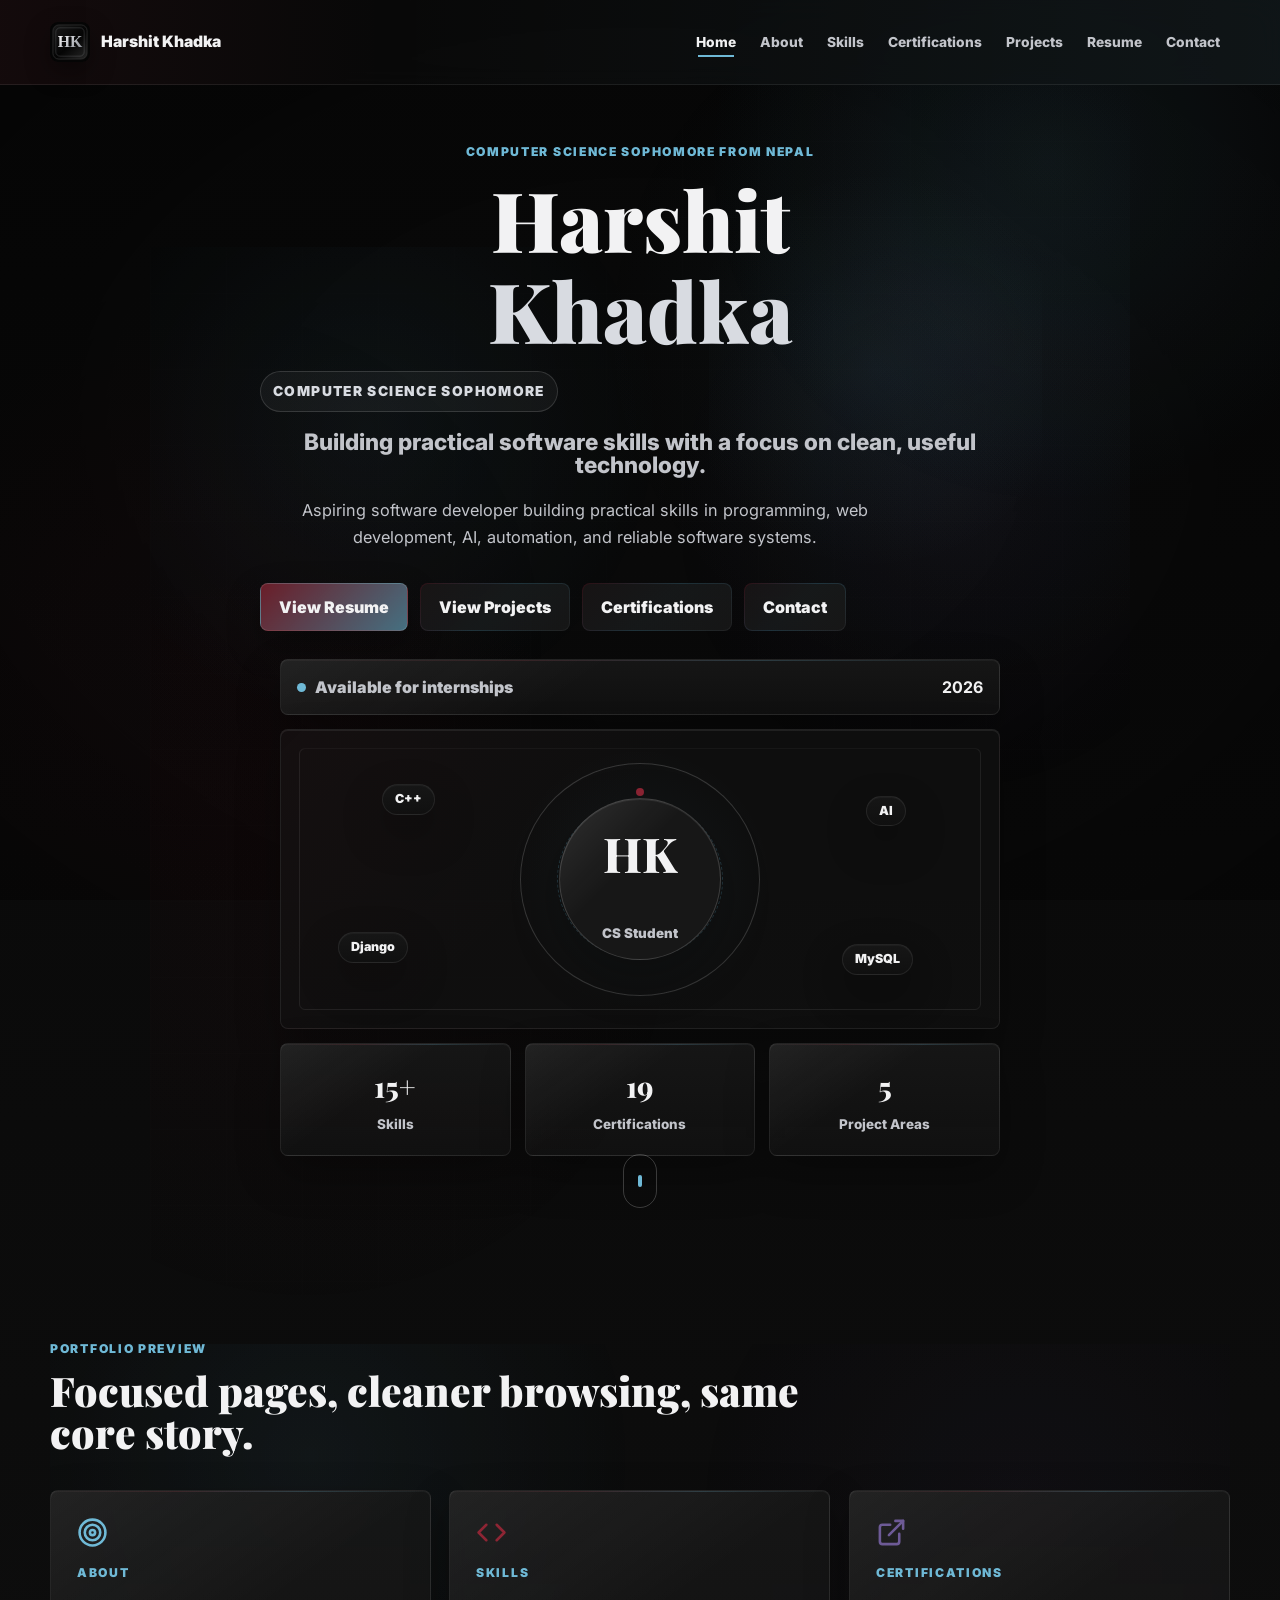
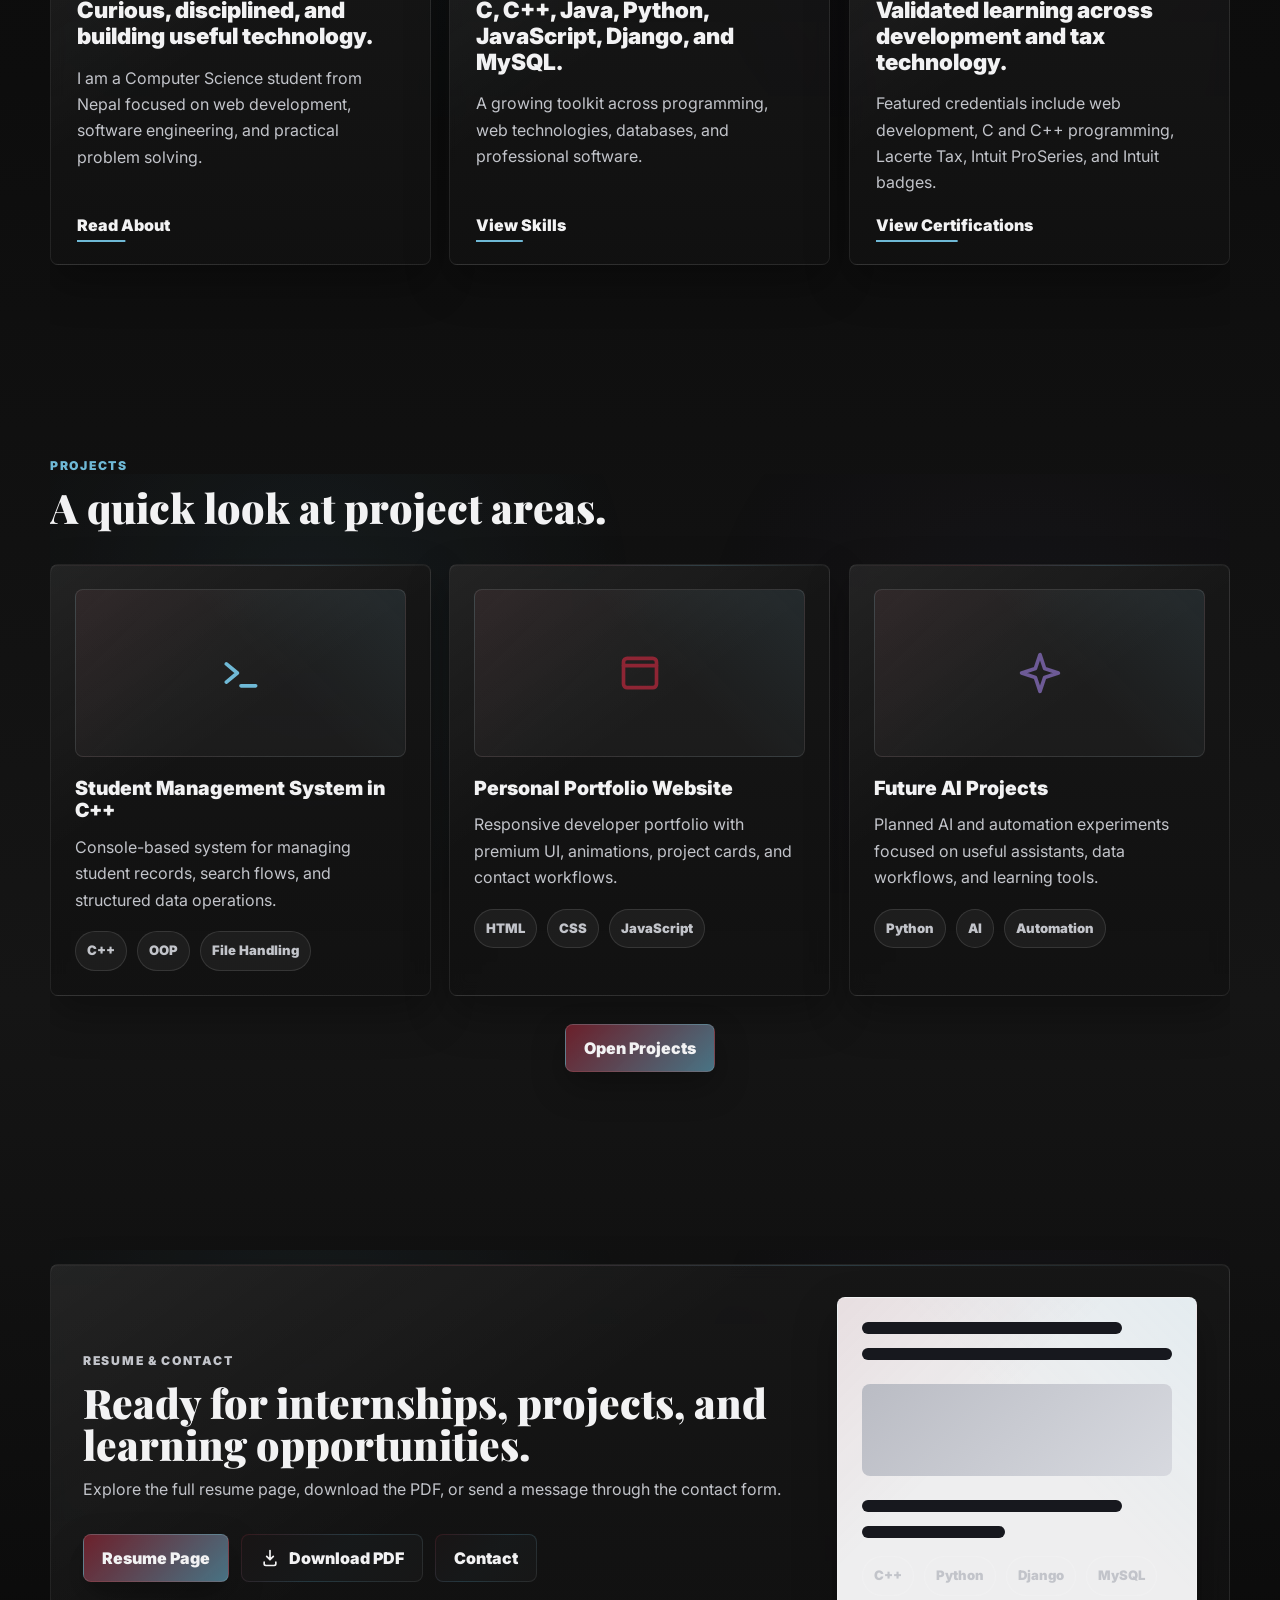
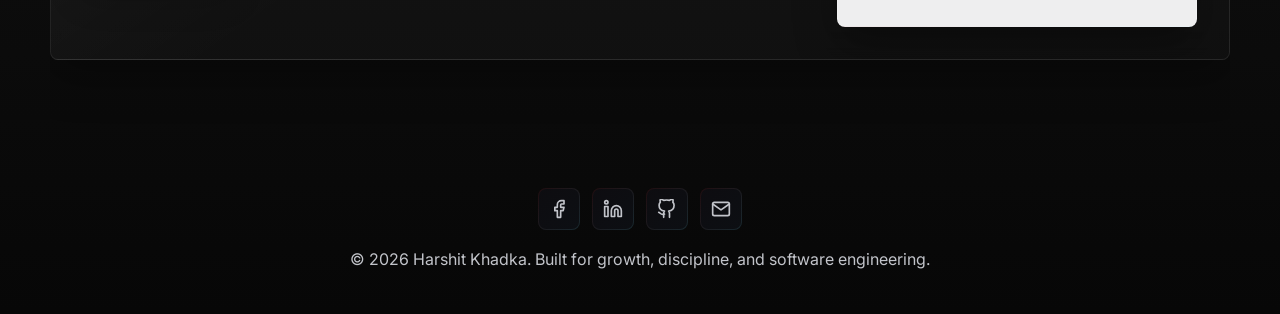
<file: index.html>
<!DOCTYPE html>
<html lang="en">
<head>
  <meta charset="UTF-8">
  <meta name="viewport" content="width=device-width, initial-scale=1.0, maximum-scale=1.0">
  <meta name="description" content="Portfolio home page for Harshit Khadka, a Computer Science student focused on software engineering, web development, AI, and practical problem solving.">
  <meta name="keywords" content="Harshit Khadka, portfolio, computer science, C++, Python, Django, Nepal, software engineering">
  <meta name="author" content="Harshit Khadka">
  <meta property="og:title" content="Harshit Khadka | Portfolio">
  <meta property="og:description" content="Computer Science sophomore focused on software engineering, web development, AI, and practical problem solving.">
  <meta property="og:type" content="website">
  <meta name="theme-color" content="#0A0A0A">
  <title>Harshit Khadka | Portfolio</title>
  <link rel="icon" href="assets/favicon.svg" type="image/svg+xml">
  <link rel="preconnect" href="https://fonts.googleapis.com">
  <link rel="preconnect" href="https://fonts.gstatic.com" crossorigin>
  <link href="https://fonts.googleapis.com/css2?family=Inter:wght@400;500;600;700;800;900&family=Playfair+Display:wght@600;700;800&display=swap" rel="stylesheet">
  <link rel="stylesheet" href="style.css">
</head>
<body class="home-page">
  <div class="loader" aria-label="Loading portfolio">
    <div class="loader-ring"></div>
    <p>Initializing portfolio</p>
  </div>

  <div class="scroll-progress" aria-hidden="true"></div>

  <header class="site-header">
    <nav class="navbar" aria-label="Primary navigation">
      <a class="brand" href="/" aria-label="Harshit Khadka home">
        <img class="brand-mark" src="assets/favicon.svg" alt="" width="42" height="42">
        <span class="brand-text">
          <strong>Harshit Khadka</strong>
          <small>Computer Science Sophomore</small>
        </span>
      </a>

      <button class="menu-toggle" type="button" aria-label="Open navigation menu" aria-expanded="false">
        <span></span>
        <span></span>
        <span></span>
      </button>

      <ul class="nav-links">
        <li><a href="/">Home</a></li>
        <li><a href="/about/">About</a></li>
        <li><a href="/skills/">Skills</a></li>
        <li><a href="/certifications/">Certifications</a></li>
        <li><a href="/projects/">Projects</a></li>
        <li><a href="/resume/">Resume</a></li>
        <li><a href="/contact/">Contact</a></li>
      </ul>
    </nav>
  </header>

  <main>
    <section class="hero section" id="home">
      <div class="hero-bg" aria-hidden="true">
        <span class="hero-grid-layer"></span>
        <span class="hero-scanline"></span>
      </div>

      <div class="hero-content reveal">
        <p class="eyebrow">Computer Science Sophomore from Nepal</p>
        <h1 class="animated-name" aria-label="Harshit Khadka">
          <span>Harshit</span>
          <span>Khadka</span>
        </h1>
        <p class="hero-subtitle">Computer Science Sophomore</p>
        <h2>Building practical software skills with a focus on clean, useful technology.</h2>
        <p class="hero-copy">
          Aspiring software developer building practical skills in programming, web development, AI, automation, and reliable software systems.
        </p>
        <div class="hero-actions">
          <a class="btn btn-primary" href="/resume/">View Resume</a>
          <a class="btn btn-ghost" href="/projects/">View Projects</a>
          <a class="btn btn-ghost" href="/certifications/">Certifications</a>
          <a class="btn btn-ghost" href="/contact/">Contact</a>
        </div>
      </div>

      <div class="hero-panel reveal">
        <div class="status-card glass-card">
          <div>
            <span class="status-dot"></span>
            Available for internships
          </div>
          <strong>2026</strong>
        </div>
        <div class="profile-orbit" aria-label="Portfolio profile illustration">
          <div class="orbit-ring"></div>
          <div class="profile-core">
            <span>HK</span>
            <small>CS Student</small>
          </div>
          <span class="orbit-chip chip-one">C++</span>
          <span class="orbit-chip chip-two">AI</span>
          <span class="orbit-chip chip-three">Django</span>
          <span class="orbit-chip chip-four">MySQL</span>
        </div>
        <div class="metrics-grid">
          <div class="metric glass-card">
            <strong>15+</strong>
            <span>Skills</span>
          </div>
          <div class="metric glass-card">
            <strong>19</strong>
            <span>Certifications</span>
          </div>
          <div class="metric glass-card">
            <strong>5</strong>
            <span>Project Areas</span>
          </div>
        </div>
      </div>

      <a class="scroll-indicator" href="#home-preview" aria-label="Scroll to portfolio preview">
        <span></span>
      </a>
    </section>

    <section class="section preview-section" id="home-preview" aria-labelledby="about-preview-title">
      <div class="section-heading reveal">
        <p class="eyebrow">Portfolio Preview</p>
        <h2 id="about-preview-title">Focused pages, cleaner browsing, same core story.</h2>
      </div>
      <div class="preview-grid">
        <article class="preview-card glass-card reveal">
          <svg aria-hidden="true"><use href="assets/icons.svg#icon-target"></use></svg>
          <p class="eyebrow">About</p>
          <h3>Curious, disciplined, and building useful technology.</h3>
          <p>I am a Computer Science student from Nepal focused on web development, software engineering, and practical problem solving.</p>
          <a class="text-link" href="/about/">Read About</a>
        </article>

        <article class="preview-card glass-card reveal">
          <svg aria-hidden="true"><use href="assets/icons.svg#icon-code"></use></svg>
          <p class="eyebrow">Skills</p>
          <h3>C, C++, Java, Python, JavaScript, Django, and MySQL.</h3>
          <p>A growing toolkit across programming, web technologies, databases, and professional software.</p>
          <a class="text-link" href="/skills/">View Skills</a>
        </article>

        <article class="preview-card glass-card reveal">
          <svg aria-hidden="true"><use href="assets/icons.svg#icon-external"></use></svg>
          <p class="eyebrow">Certifications</p>
          <h3>Validated learning across development and tax technology.</h3>
          <p>Featured credentials include web development, C and C++ programming, Lacerte Tax, Intuit ProSeries, and Intuit badges.</p>
          <a class="text-link" href="/certifications/">View Certifications</a>
        </article>
      </div>
    </section>

    <section class="section compact-showcase" aria-labelledby="projects-preview-title">
      <div class="section-heading reveal">
        <p class="eyebrow">Projects</p>
        <h2 id="projects-preview-title">A quick look at project areas.</h2>
      </div>
      <div class="projects-grid preview-projects">
        <article class="project-card glass-card reveal">
          <div class="project-image"><svg aria-hidden="true"><use href="assets/icons.svg#icon-terminal"></use></svg></div>
          <h3>Student Management System in C++</h3>
          <p>Console-based system for managing student records, search flows, and structured data operations.</p>
          <div class="project-tags"><span>C++</span><span>OOP</span><span>File Handling</span></div>
        </article>
        <article class="project-card glass-card reveal">
          <div class="project-image"><svg aria-hidden="true"><use href="assets/icons.svg#icon-browser"></use></svg></div>
          <h3>Personal Portfolio Website</h3>
          <p>Responsive developer portfolio with premium UI, animations, project cards, and contact workflows.</p>
          <div class="project-tags"><span>HTML</span><span>CSS</span><span>JavaScript</span></div>
        </article>
        <article class="project-card glass-card reveal">
          <div class="project-image"><svg aria-hidden="true"><use href="assets/icons.svg#icon-spark"></use></svg></div>
          <h3>Future AI Projects</h3>
          <p>Planned AI and automation experiments focused on useful assistants, data workflows, and learning tools.</p>
          <div class="project-tags"><span>Python</span><span>AI</span><span>Automation</span></div>
        </article>
      </div>
      <div class="section-action reveal">
        <a class="btn btn-primary" href="/projects/">Open Projects</a>
      </div>
    </section>

    <section class="section home-cta" aria-labelledby="home-cta-title">
      <div class="resume-card glass-card reveal">
        <div>
          <p class="eyebrow">Resume & Contact</p>
          <h2 id="home-cta-title">Ready for internships, projects, and learning opportunities.</h2>
          <p>Explore the full resume page, download the PDF, or send a message through the contact form.</p>
          <div class="hero-actions">
            <a class="btn btn-primary" href="/resume/">Resume Page</a>
            <a class="btn btn-ghost" href="assets/Harshit_Khadka_Resume.pdf" download>
              <svg aria-hidden="true"><use href="assets/icons.svg#icon-download"></use></svg>
              Download PDF
            </a>
            <a class="btn btn-ghost" href="/contact/">Contact</a>
          </div>
        </div>
        <div class="resume-preview" aria-label="Resume preview card">
          <div class="resume-line wide"></div>
          <div class="resume-line"></div>
          <div class="resume-block"></div>
          <div class="resume-line wide"></div>
          <div class="resume-line short"></div>
          <div class="resume-skills">
            <span>C++</span><span>Python</span><span>Django</span><span>MySQL</span>
          </div>
        </div>
      </div>
    </section>
  </main>

  <footer class="site-footer">
    <div class="footer-socials">
      <a href="https://www.facebook.com/harshit.khadka.14" target="_blank" rel="noopener noreferrer" aria-label="Facebook"><svg aria-hidden="true"><use href="assets/icons.svg#icon-facebook"></use></svg></a>
      <a href="https://www.linkedin.com/in/hkok" target="_blank" rel="noopener noreferrer" aria-label="LinkedIn"><svg aria-hidden="true"><use href="assets/icons.svg#icon-linkedin"></use></svg></a>
      <a href="https://github.com/harshitkhadka4567-spec" target="_blank" rel="noopener noreferrer" aria-label="GitHub"><svg aria-hidden="true"><use href="assets/icons.svg#icon-github"></use></svg></a>
      <a href="mailto:harshitkhadka4567@gmail.com" target="_blank" rel="noopener noreferrer" aria-label="Gmail"><svg aria-hidden="true"><use href="assets/icons.svg#icon-mail"></use></svg></a>
    </div>
    <p>&copy; 2026 Harshit Khadka. Built for growth, discipline, and software engineering.</p>
  </footer>

  <script src="script.js"></script>
</body>
</html>
</file>
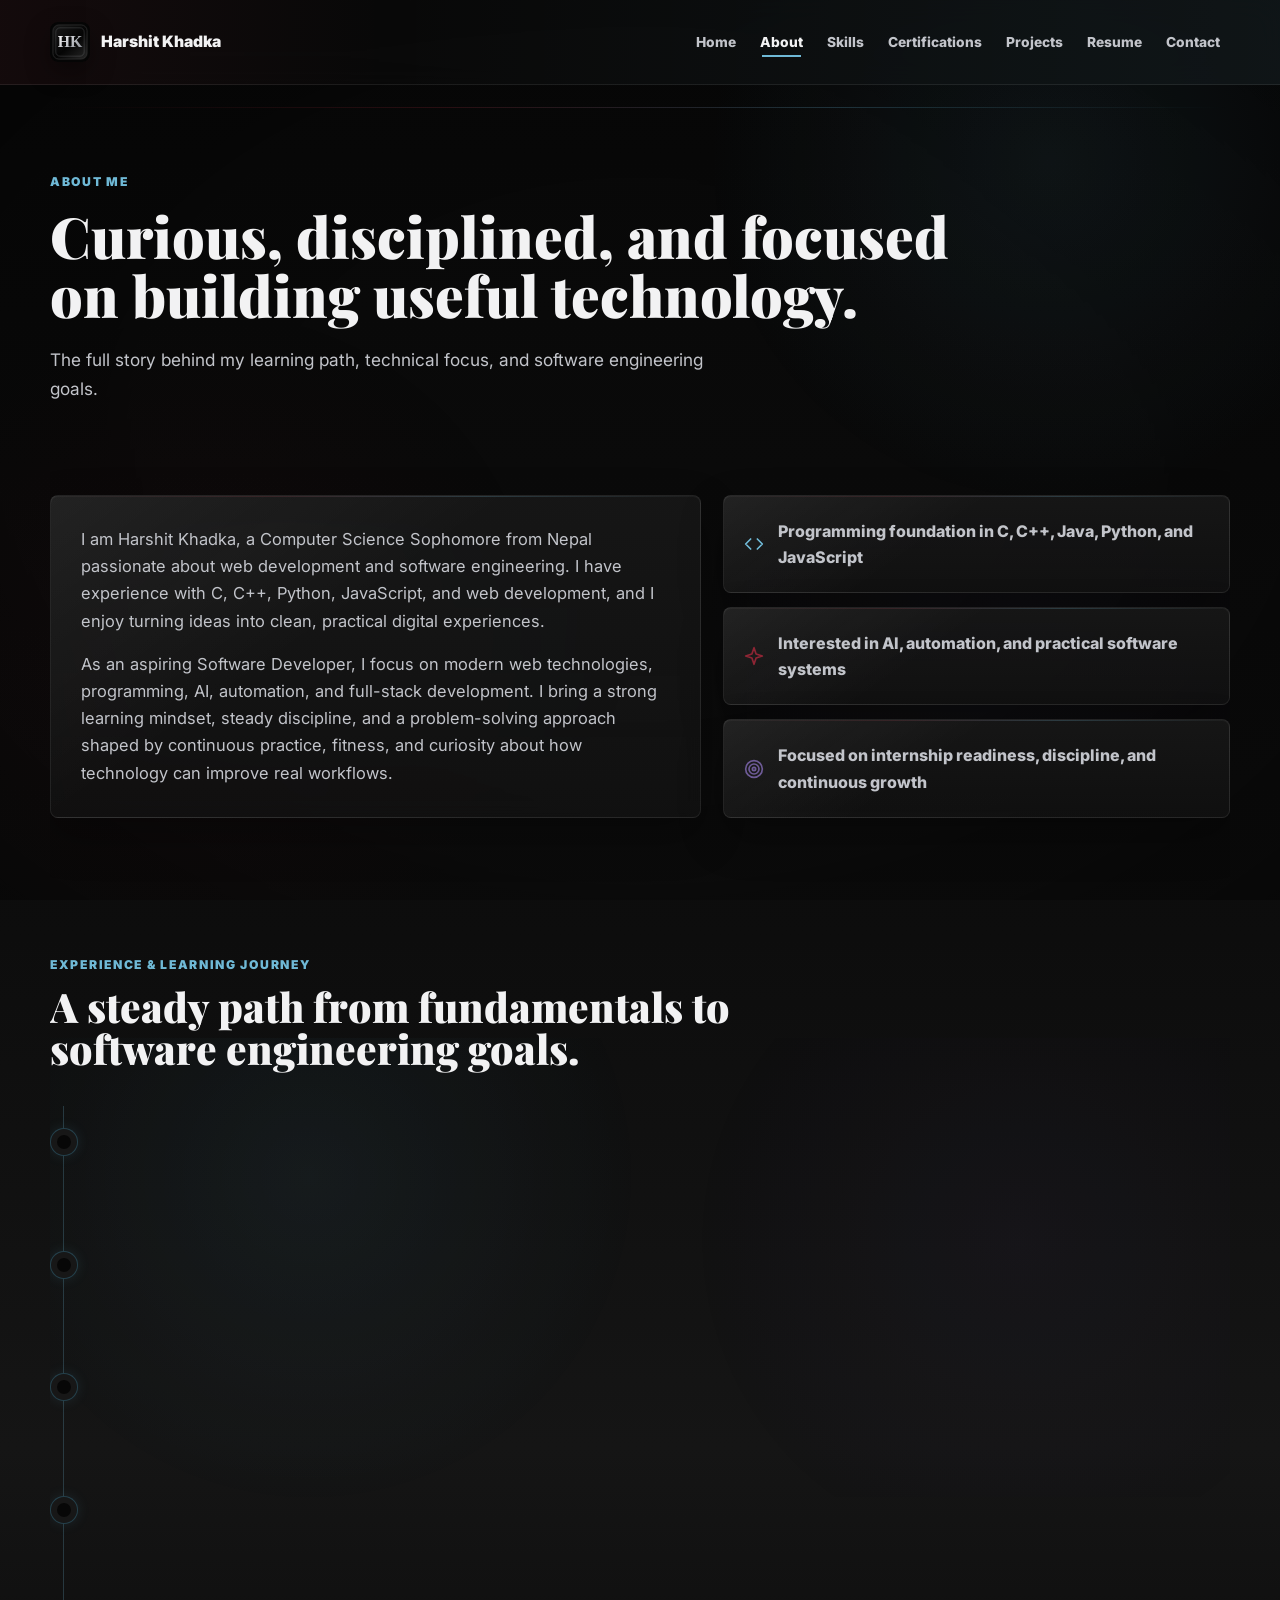
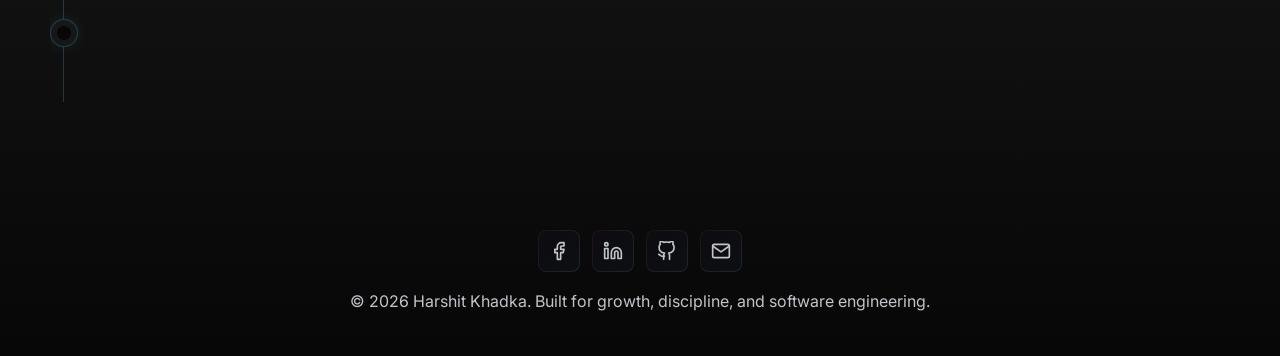
<file: about/index.html>
<!DOCTYPE html>
<html lang="en">
<head>
  <meta charset="UTF-8">
  <meta name="viewport" content="width=device-width, initial-scale=1.0, maximum-scale=1.0">
  <meta name="description" content="About Harshit Khadka, a Computer Science student from Nepal focused on software engineering, web development, AI, and practical problem solving.">
  <meta name="author" content="Harshit Khadka">
  <meta name="theme-color" content="#0A0A0A">
  <title>About | Harshit Khadka</title>
  <link rel="icon" href="../assets/favicon.svg" type="image/svg+xml">
  <link rel="preconnect" href="https://fonts.googleapis.com">
  <link rel="preconnect" href="https://fonts.gstatic.com" crossorigin>
  <link href="https://fonts.googleapis.com/css2?family=Inter:wght@400;500;600;700;800;900&family=Playfair+Display:wght@600;700;800&display=swap" rel="stylesheet">
  <link rel="stylesheet" href="../style.css">
</head>
<body class="interior-page">
  <div class="loader" aria-label="Loading portfolio">
    <div class="loader-ring"></div>
    <p>Initializing portfolio</p>
  </div>

  <div class="scroll-progress" aria-hidden="true"></div>

  <header class="site-header">
    <nav class="navbar" aria-label="Primary navigation">
      <a class="brand" href="/" aria-label="Harshit Khadka home">
        <img class="brand-mark" src="../assets/favicon.svg" alt="" width="42" height="42">
        <span class="brand-text">
          <strong>Harshit Khadka</strong>
          <small>Computer Science Sophomore</small>
        </span>
      </a>

      <button class="menu-toggle" type="button" aria-label="Open navigation menu" aria-expanded="false">
        <span></span>
        <span></span>
        <span></span>
      </button>

      <ul class="nav-links">
        <li><a href="/">Home</a></li>
        <li><a href="/about/">About</a></li>
        <li><a href="/skills/">Skills</a></li>
        <li><a href="/certifications/">Certifications</a></li>
        <li><a href="/projects/">Projects</a></li>
        <li><a href="/resume/">Resume</a></li>
        <li><a href="/contact/">Contact</a></li>
      </ul>
    </nav>
  </header>

  <main>
    <section class="section page-hero">
      <div class="section-heading reveal">
        <p class="eyebrow">About Me</p>
        <h1>Curious, disciplined, and focused on building useful technology.</h1>
        <p class="page-intro">The full story behind my learning path, technical focus, and software engineering goals.</p>
      </div>
    </section>

    <section class="section about" id="about">
      <div class="about-grid">
        <article class="glass-card about-card reveal">
          <p>
            I am Harshit Khadka, a Computer Science Sophomore from Nepal passionate about web development and software engineering. I have experience with C, C++, Python, JavaScript, and web development, and I enjoy turning ideas into clean, practical digital experiences.
          </p>
          <p>
            As an aspiring Software Developer, I focus on modern web technologies, programming, AI, automation, and full-stack development. I bring a strong learning mindset, steady discipline, and a problem-solving approach shaped by continuous practice, fitness, and curiosity about how technology can improve real workflows.
          </p>
        </article>
        <div class="about-highlights reveal">
          <div class="highlight glass-card">
            <svg aria-hidden="true"><use href="../assets/icons.svg#icon-code"></use></svg>
            <span>Programming foundation in C, C++, Java, Python, and JavaScript</span>
          </div>
          <div class="highlight glass-card">
            <svg aria-hidden="true"><use href="../assets/icons.svg#icon-spark"></use></svg>
            <span>Interested in AI, automation, and practical software systems</span>
          </div>
          <div class="highlight glass-card">
            <svg aria-hidden="true"><use href="../assets/icons.svg#icon-target"></use></svg>
            <span>Focused on internship readiness, discipline, and continuous growth</span>
          </div>
        </div>
      </div>
    </section>

    <section class="section" id="journey">
      <div class="section-heading reveal">
        <p class="eyebrow">Experience & Learning Journey</p>
        <h2>A steady path from fundamentals to software engineering goals.</h2>
      </div>
      <div class="timeline">
        <article class="timeline-item reveal">
          <span></span>
          <div class="glass-card">
            <h3>Learning Programming</h3>
            <p>Built core logic, syntax, and problem-solving foundations through C, C++, Java, and Python.</p>
          </div>
        </article>
        <article class="timeline-item reveal">
          <span></span>
          <div class="glass-card">
            <h3>Web Development Certifications</h3>
            <p>Completed focused learning in HTML, CSS, JavaScript, Bootstrap, Django, and web design.</p>
          </div>
        </article>
        <article class="timeline-item reveal">
          <span></span>
          <div class="glass-card">
            <h3>Tax Technology Training</h3>
            <p>Expanded professional software experience with Intuit ProSeries, ProConnect, Lacerte, and TaxWise topics.</p>
          </div>
        </article>
        <article class="timeline-item reveal">
          <span></span>
          <div class="glass-card">
            <h3>Current Computer Science Education</h3>
            <p>Studying as a Computer Science sophomore while building an internship-ready technical portfolio.</p>
          </div>
        </article>
        <article class="timeline-item reveal">
          <span></span>
          <div class="glass-card">
            <h3>Future Software Engineering Goals</h3>
            <p>Grow into a software engineer who builds reliable applications, AI-powered tools, and helpful systems.</p>
          </div>
        </article>
      </div>
    </section>
  </main>

  <footer class="site-footer">
    <div class="footer-socials">
      <a href="https://www.facebook.com/harshit.khadka.14" target="_blank" rel="noopener noreferrer" aria-label="Facebook"><svg aria-hidden="true"><use href="../assets/icons.svg#icon-facebook"></use></svg></a>
      <a href="https://www.linkedin.com/in/hkok" target="_blank" rel="noopener noreferrer" aria-label="LinkedIn"><svg aria-hidden="true"><use href="../assets/icons.svg#icon-linkedin"></use></svg></a>
      <a href="https://github.com/harshitkhadka4567-spec" target="_blank" rel="noopener noreferrer" aria-label="GitHub"><svg aria-hidden="true"><use href="../assets/icons.svg#icon-github"></use></svg></a>
      <a href="mailto:harshitkhadka4567@gmail.com" target="_blank" rel="noopener noreferrer" aria-label="Gmail"><svg aria-hidden="true"><use href="../assets/icons.svg#icon-mail"></use></svg></a>
    </div>
    <p>&copy; 2026 Harshit Khadka. Built for growth, discipline, and software engineering.</p>
  </footer>

  <script src="../script.js"></script>
</body>
</html>
</file>
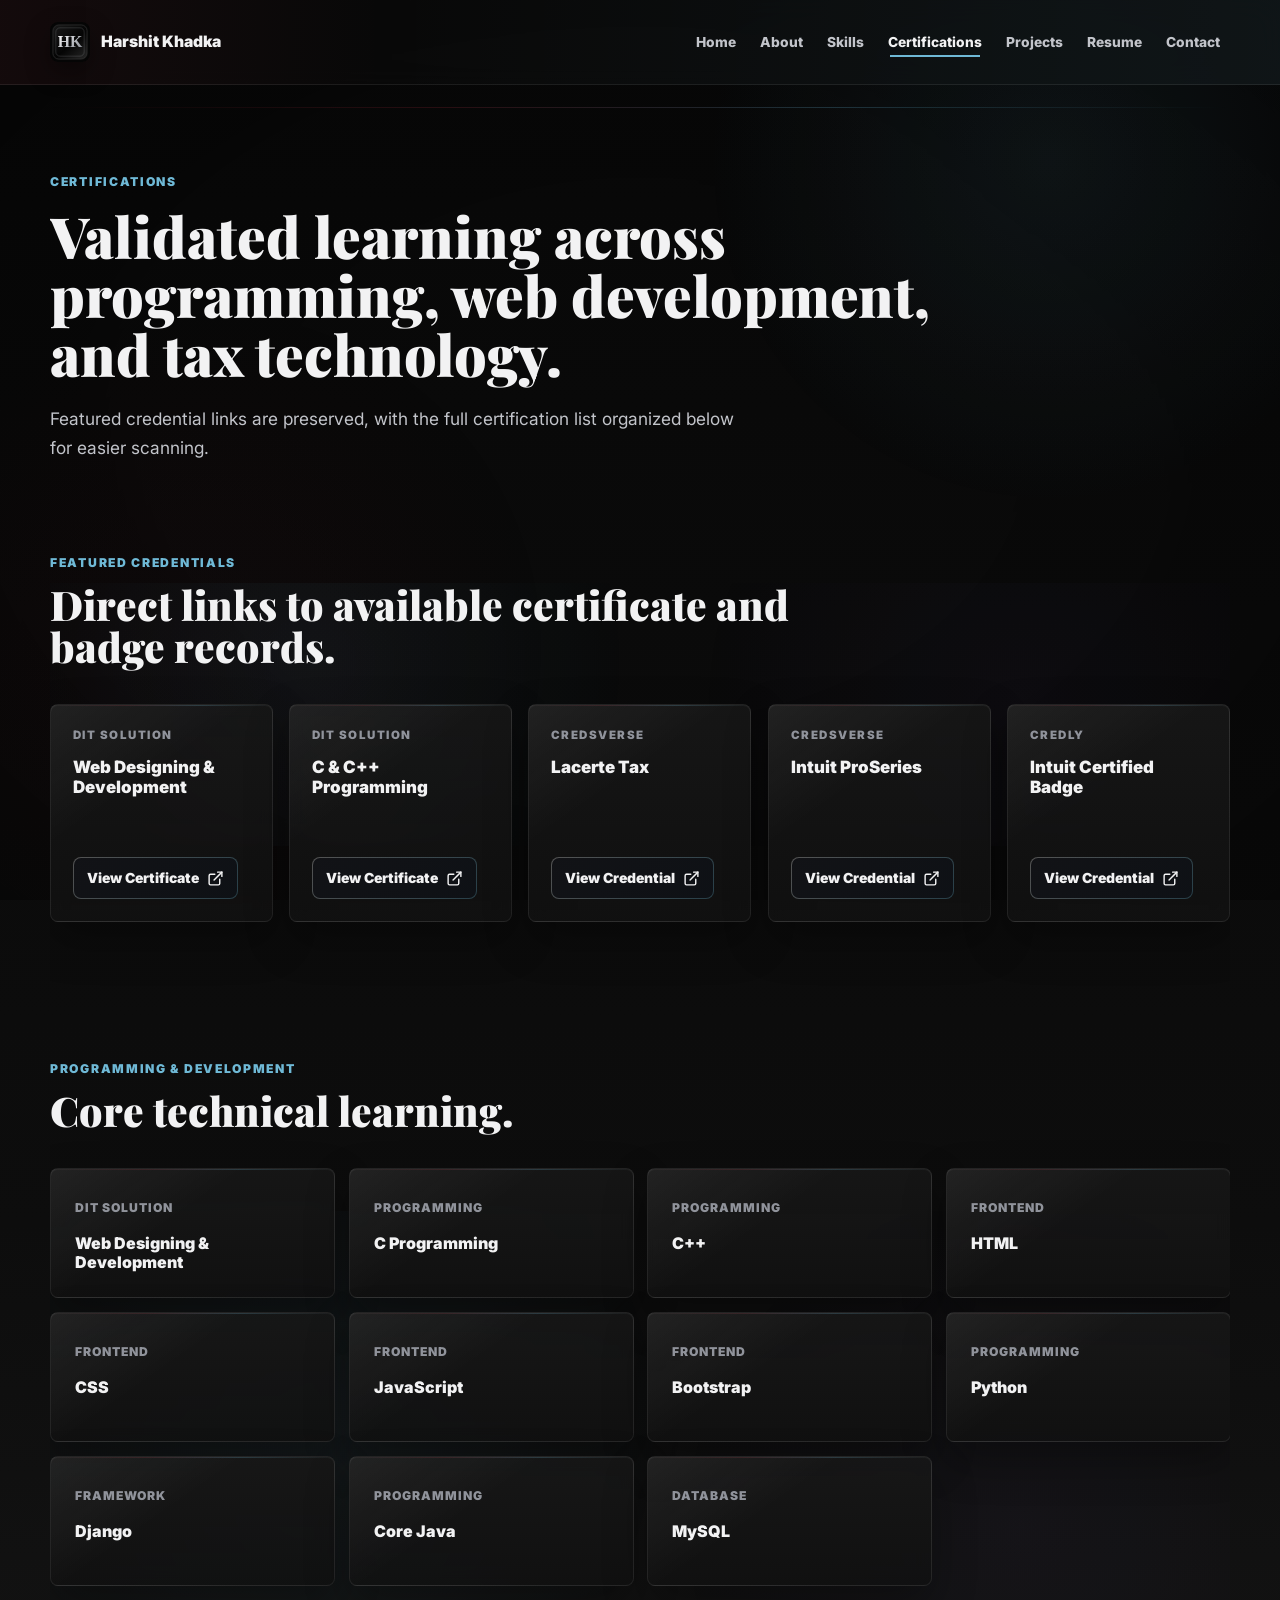
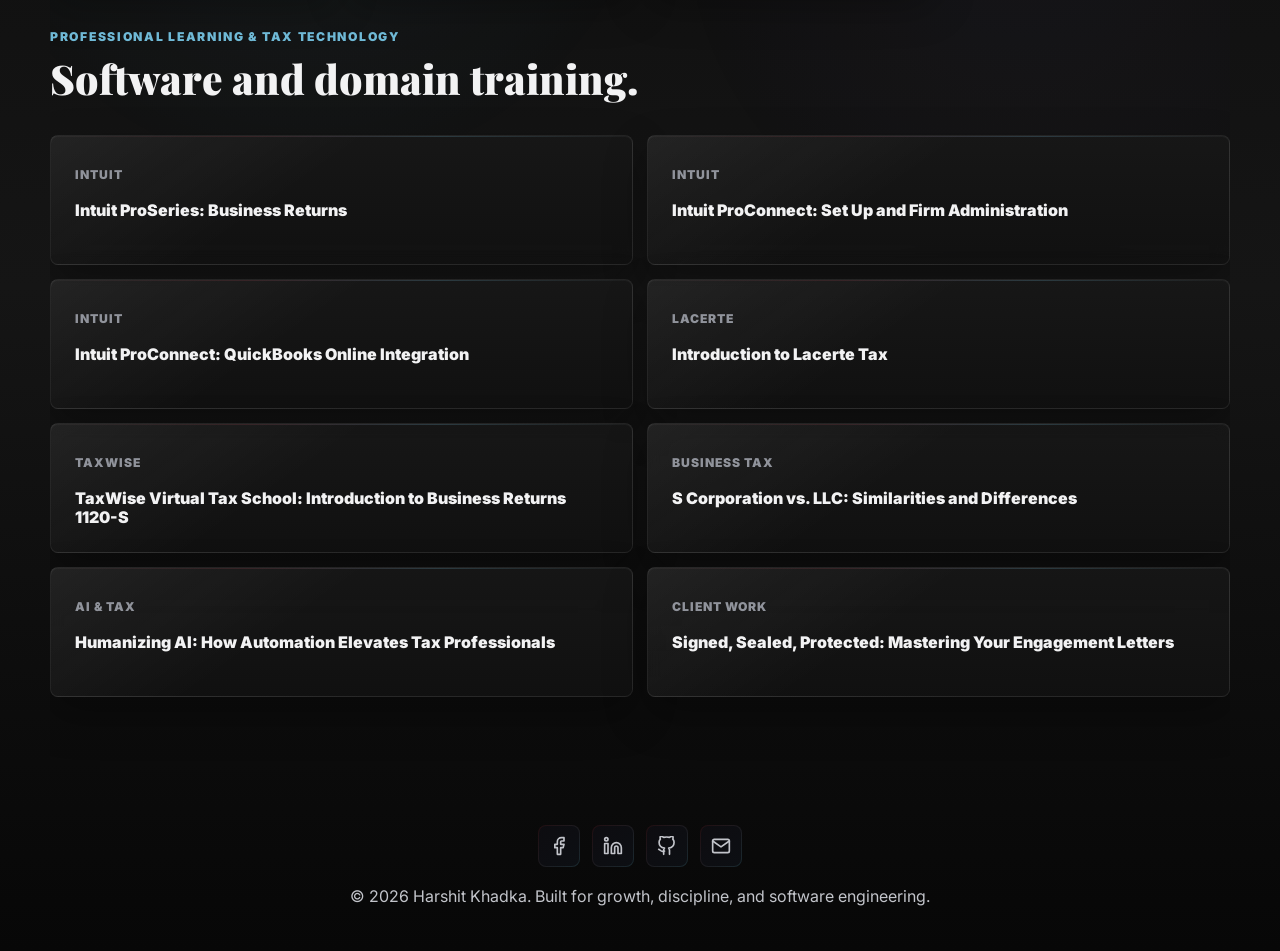
<file: certifications/index.html>
<!DOCTYPE html>
<html lang="en">
<head>
  <meta charset="UTF-8">
  <meta name="viewport" content="width=device-width, initial-scale=1.0, maximum-scale=1.0">
  <meta name="description" content="Certifications and credentials for Harshit Khadka across web development, C and C++ programming, Intuit ProSeries, Lacerte Tax, and professional learning.">
  <meta name="author" content="Harshit Khadka">
  <meta name="theme-color" content="#0A0A0A">
  <title>Certifications | Harshit Khadka</title>
  <link rel="icon" href="../assets/favicon.svg" type="image/svg+xml">
  <link rel="preconnect" href="https://fonts.googleapis.com">
  <link rel="preconnect" href="https://fonts.gstatic.com" crossorigin>
  <link href="https://fonts.googleapis.com/css2?family=Inter:wght@400;500;600;700;800;900&family=Playfair+Display:wght@600;700;800&display=swap" rel="stylesheet">
  <link rel="stylesheet" href="../style.css">
</head>
<body class="interior-page">
  <div class="loader" aria-label="Loading portfolio">
    <div class="loader-ring"></div>
    <p>Initializing portfolio</p>
  </div>

  <div class="scroll-progress" aria-hidden="true"></div>

  <header class="site-header">
    <nav class="navbar" aria-label="Primary navigation">
      <a class="brand" href="/" aria-label="Harshit Khadka home">
        <img class="brand-mark" src="../assets/favicon.svg" alt="" width="42" height="42">
        <span class="brand-text">
          <strong>Harshit Khadka</strong>
          <small>Computer Science Sophomore</small>
        </span>
      </a>

      <button class="menu-toggle" type="button" aria-label="Open navigation menu" aria-expanded="false">
        <span></span>
        <span></span>
        <span></span>
      </button>

      <ul class="nav-links">
        <li><a href="/">Home</a></li>
        <li><a href="/about/">About</a></li>
        <li><a href="/skills/">Skills</a></li>
        <li><a href="/certifications/">Certifications</a></li>
        <li><a href="/projects/">Projects</a></li>
        <li><a href="/resume/">Resume</a></li>
        <li><a href="/contact/">Contact</a></li>
      </ul>
    </nav>
  </header>

  <main>
    <section class="section page-hero">
      <div class="section-heading reveal">
        <p class="eyebrow">Certifications</p>
        <h1>Validated learning across programming, web development, and tax technology.</h1>
        <p class="page-intro">Featured credential links are preserved, with the full certification list organized below for easier scanning.</p>
      </div>
    </section>

    <section class="section" id="certifications">
      <div class="section-heading reveal">
        <p class="eyebrow">Featured Credentials</p>
        <h2>Direct links to available certificate and badge records.</h2>
      </div>

      <div class="cert-featured-grid" aria-label="Certification credentials">
        <a class="credential-card glass-card reveal" href="../images/webdesign-cert.jpg" target="_blank" rel="noopener noreferrer" aria-label="View Web Designing and Development certificate in a new tab">
          <div class="credential-content">
            <p class="credential-issuer">DIT SOLUTION</p>
            <h3>Web Designing &amp; Development</h3>
            <span class="credential-button">
              View Certificate
              <svg aria-hidden="true"><use href="../assets/icons.svg#icon-external"></use></svg>
            </span>
          </div>
        </a>

        <a class="credential-card glass-card reveal" href="../images/certificate2.jpg" target="_blank" rel="noopener noreferrer" aria-label="View C and C++ Programming certificate in a new tab">
          <div class="credential-content">
            <p class="credential-issuer">DIT SOLUTION</p>
            <h3>C &amp; C++ Programming</h3>
            <span class="credential-button">
              View Certificate
              <svg aria-hidden="true"><use href="../assets/icons.svg#icon-external"></use></svg>
            </span>
          </div>
        </a>

        <a class="credential-card glass-card reveal" href="https://credsverse.com/credentials/051e178e-0d32-4765-8add-e8f14278b9d5" target="_blank" rel="noopener noreferrer" aria-label="View Lacerte Tax credential in a new tab">
          <div class="credential-content">
            <p class="credential-issuer">CREDSVERSE</p>
            <h3>Lacerte Tax</h3>
            <span class="credential-button">
              View Credential
              <svg aria-hidden="true"><use href="../assets/icons.svg#icon-external"></use></svg>
            </span>
          </div>
        </a>

        <a class="credential-card glass-card reveal" href="https://credsverse.com/credentials/61a649c0-05bd-4054-a1ce-14cd81a03b92" target="_blank" rel="noopener noreferrer" aria-label="View Intuit ProSeries credential in a new tab">
          <div class="credential-content">
            <p class="credential-issuer">CREDSVERSE</p>
            <h3>Intuit ProSeries</h3>
            <span class="credential-button">
              View Credential
              <svg aria-hidden="true"><use href="../assets/icons.svg#icon-external"></use></svg>
            </span>
          </div>
        </a>

        <a class="credential-card glass-card reveal" href="https://www.credly.com/badges/17a31356-0c3f-41d7-bfb1-17f7ce15f788/linked_in_profile" target="_blank" rel="noopener noreferrer" aria-label="View Intuit Certified Badge credential in a new tab">
          <div class="credential-content">
            <p class="credential-issuer">CREDLY</p>
            <h3>Intuit Certified Badge</h3>
            <span class="credential-button">
              View Credential
              <svg aria-hidden="true"><use href="../assets/icons.svg#icon-external"></use></svg>
            </span>
          </div>
        </a>
      </div>
    </section>

    <section class="section">
      <div class="cert-category">
        <div class="section-heading reveal">
          <p class="eyebrow">Programming & Development</p>
          <h2>Core technical learning.</h2>
        </div>
        <div class="cert-grid">
          <article class="cert-card glass-card reveal"><span>DIT SOLUTION</span><h4>Web Designing &amp; Development</h4></article>
          <article class="cert-card glass-card reveal"><span>Programming</span><h4>C Programming</h4></article>
          <article class="cert-card glass-card reveal"><span>Programming</span><h4>C++</h4></article>
          <article class="cert-card glass-card reveal"><span>Frontend</span><h4>HTML</h4></article>
          <article class="cert-card glass-card reveal"><span>Frontend</span><h4>CSS</h4></article>
          <article class="cert-card glass-card reveal"><span>Frontend</span><h4>JavaScript</h4></article>
          <article class="cert-card glass-card reveal"><span>Frontend</span><h4>Bootstrap</h4></article>
          <article class="cert-card glass-card reveal"><span>Programming</span><h4>Python</h4></article>
          <article class="cert-card glass-card reveal"><span>Framework</span><h4>Django</h4></article>
          <article class="cert-card glass-card reveal"><span>Programming</span><h4>Core Java</h4></article>
          <article class="cert-card glass-card reveal"><span>Database</span><h4>MySQL</h4></article>
        </div>
      </div>

      <div class="cert-category">
        <div class="section-heading reveal">
          <p class="eyebrow">Professional Learning & Tax Technology</p>
          <h2>Software and domain training.</h2>
        </div>
        <div class="cert-grid tax-grid">
          <article class="cert-card glass-card reveal"><span>Intuit</span><h4>Intuit ProSeries: Business Returns</h4></article>
          <article class="cert-card glass-card reveal"><span>Intuit</span><h4>Intuit ProConnect: Set Up and Firm Administration</h4></article>
          <article class="cert-card glass-card reveal"><span>Intuit</span><h4>Intuit ProConnect: QuickBooks Online Integration</h4></article>
          <article class="cert-card glass-card reveal"><span>Lacerte</span><h4>Introduction to Lacerte Tax</h4></article>
          <article class="cert-card glass-card reveal"><span>TaxWise</span><h4>TaxWise Virtual Tax School: Introduction to Business Returns 1120-S</h4></article>
          <article class="cert-card glass-card reveal"><span>Business Tax</span><h4>S Corporation vs. LLC: Similarities and Differences</h4></article>
          <article class="cert-card glass-card reveal"><span>AI & Tax</span><h4>Humanizing AI: How Automation Elevates Tax Professionals</h4></article>
          <article class="cert-card glass-card reveal"><span>Client Work</span><h4>Signed, Sealed, Protected: Mastering Your Engagement Letters</h4></article>
        </div>
      </div>
    </section>
  </main>

  <footer class="site-footer">
    <div class="footer-socials">
      <a href="https://www.facebook.com/harshit.khadka.14" target="_blank" rel="noopener noreferrer" aria-label="Facebook"><svg aria-hidden="true"><use href="../assets/icons.svg#icon-facebook"></use></svg></a>
      <a href="https://www.linkedin.com/in/hkok" target="_blank" rel="noopener noreferrer" aria-label="LinkedIn"><svg aria-hidden="true"><use href="../assets/icons.svg#icon-linkedin"></use></svg></a>
      <a href="https://github.com/harshitkhadka4567-spec" target="_blank" rel="noopener noreferrer" aria-label="GitHub"><svg aria-hidden="true"><use href="../assets/icons.svg#icon-github"></use></svg></a>
      <a href="mailto:harshitkhadka4567@gmail.com" target="_blank" rel="noopener noreferrer" aria-label="Gmail"><svg aria-hidden="true"><use href="../assets/icons.svg#icon-mail"></use></svg></a>
    </div>
    <p>&copy; 2026 Harshit Khadka. Built for growth, discipline, and software engineering.</p>
  </footer>

  <script src="../script.js"></script>
</body>
</html>
</file>
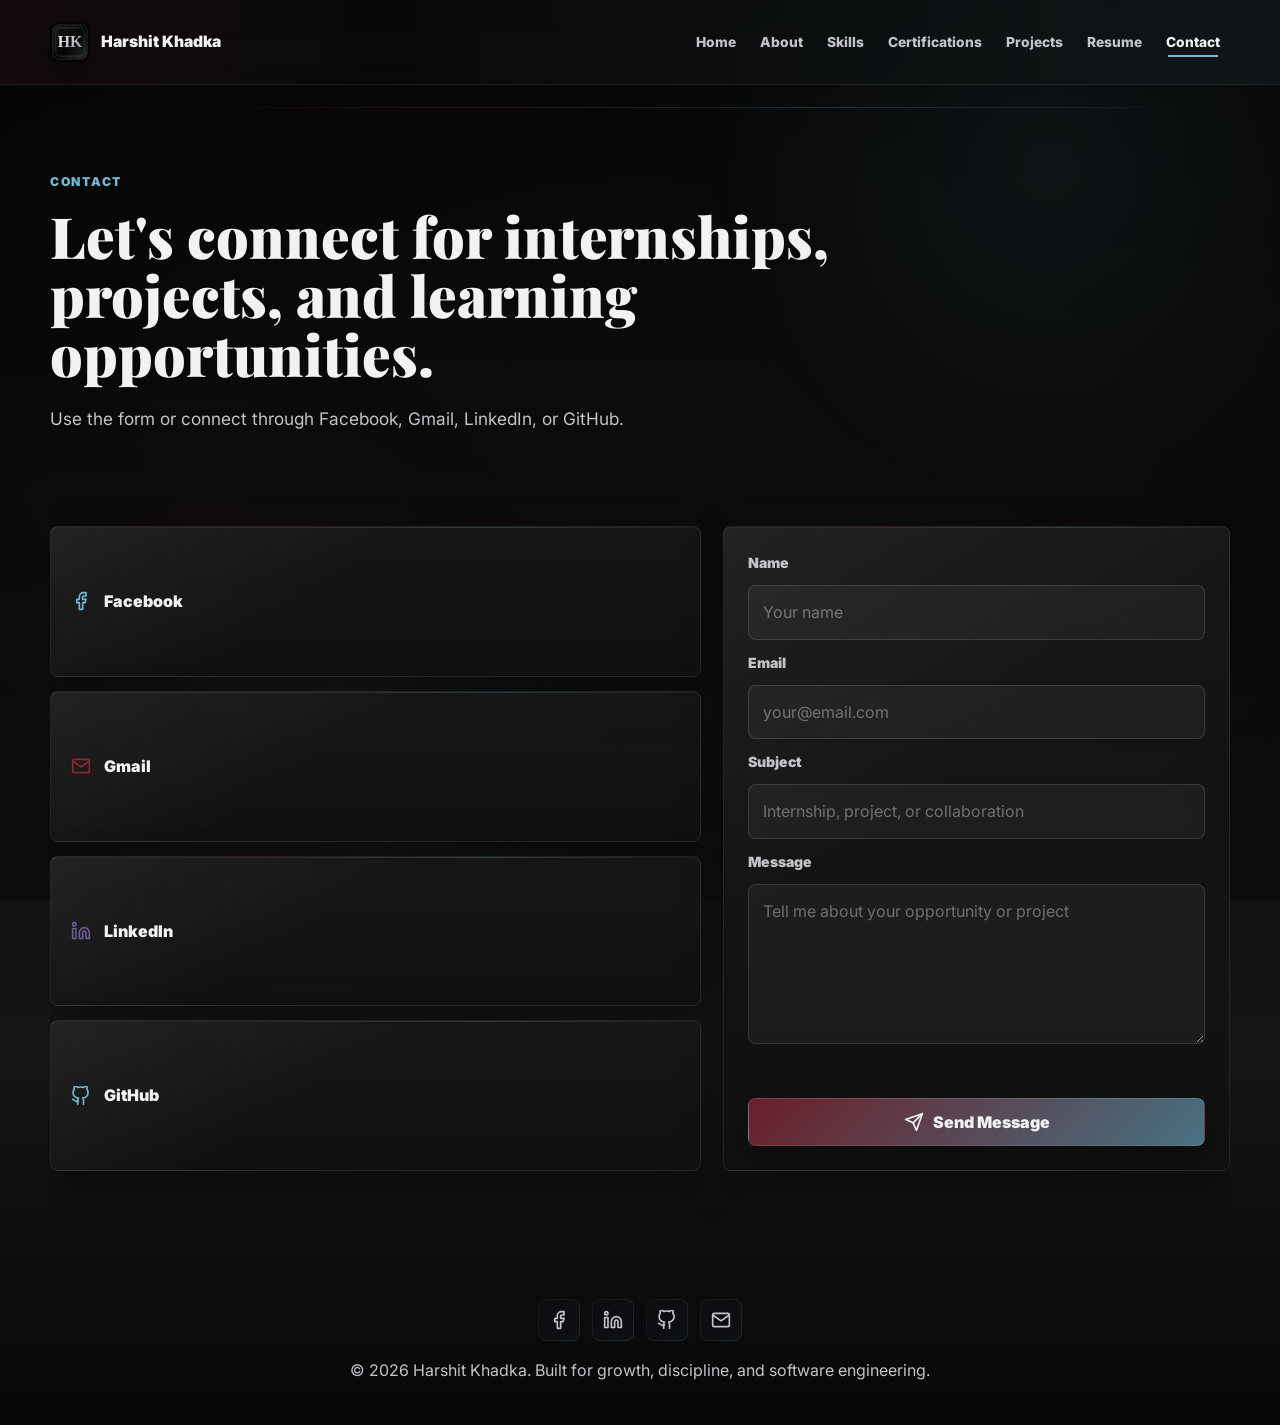
<file: contact/index.html>
<!DOCTYPE html>
<html lang="en">
<head>
  <meta charset="UTF-8">
  <meta name="viewport" content="width=device-width, initial-scale=1.0, maximum-scale=1.0">
  <meta name="description" content="Contact Harshit Khadka for internships, projects, and learning opportunities.">
  <meta name="author" content="Harshit Khadka">
  <meta name="theme-color" content="#0A0A0A">
  <title>Contact | Harshit Khadka</title>
  <link rel="icon" href="../assets/favicon.svg" type="image/svg+xml">
  <link rel="preconnect" href="https://fonts.googleapis.com">
  <link rel="preconnect" href="https://fonts.gstatic.com" crossorigin>
  <link href="https://fonts.googleapis.com/css2?family=Inter:wght@400;500;600;700;800;900&family=Playfair+Display:wght@600;700;800&display=swap" rel="stylesheet">
  <link rel="stylesheet" href="../style.css">
</head>
<body class="interior-page">
  <div class="loader" aria-label="Loading portfolio">
    <div class="loader-ring"></div>
    <p>Initializing portfolio</p>
  </div>

  <div class="scroll-progress" aria-hidden="true"></div>

  <header class="site-header">
    <nav class="navbar" aria-label="Primary navigation">
      <a class="brand" href="/" aria-label="Harshit Khadka home">
        <img class="brand-mark" src="../assets/favicon.svg" alt="" width="42" height="42">
        <span class="brand-text">
          <strong>Harshit Khadka</strong>
          <small>Computer Science Sophomore</small>
        </span>
      </a>

      <button class="menu-toggle" type="button" aria-label="Open navigation menu" aria-expanded="false">
        <span></span>
        <span></span>
        <span></span>
      </button>

      <ul class="nav-links">
        <li><a href="/">Home</a></li>
        <li><a href="/about/">About</a></li>
        <li><a href="/skills/">Skills</a></li>
        <li><a href="/certifications/">Certifications</a></li>
        <li><a href="/projects/">Projects</a></li>
        <li><a href="/resume/">Resume</a></li>
        <li><a href="/contact/">Contact</a></li>
      </ul>
    </nav>
  </header>

  <main>
    <section class="section page-hero">
      <div class="section-heading reveal">
        <p class="eyebrow">Contact</p>
        <h1>Let's connect for internships, projects, and learning opportunities.</h1>
        <p class="page-intro">Use the form or connect through Facebook, Gmail, LinkedIn, or GitHub.</p>
      </div>
    </section>

    <section class="section contact" id="contact">
      <div class="contact-grid">
        <div class="contact-links reveal">
          <a class="social-link glass-card" href="https://www.facebook.com/harshit.khadka.14" target="_blank" rel="noopener noreferrer">
            <svg aria-hidden="true"><use href="../assets/icons.svg#icon-facebook"></use></svg>
            Facebook
          </a>
          <a class="social-link glass-card" href="mailto:harshitkhadka4567@gmail.com" target="_blank" rel="noopener noreferrer">
            <svg aria-hidden="true"><use href="../assets/icons.svg#icon-mail"></use></svg>
            Gmail
          </a>
          <a class="social-link glass-card" href="https://www.linkedin.com/in/hkok" target="_blank" rel="noopener noreferrer">
            <svg aria-hidden="true"><use href="../assets/icons.svg#icon-linkedin"></use></svg>
            LinkedIn
          </a>
          <a class="social-link glass-card" href="https://github.com/harshitkhadka4567-spec" target="_blank" rel="noopener noreferrer">
            <svg aria-hidden="true"><use href="../assets/icons.svg#icon-github"></use></svg>
            GitHub
          </a>
        </div>
        <form class="contact-form glass-card reveal" action="https://formspree.io/f/mwvyapob" method="POST" novalidate>
          <label for="name">Name</label>
          <input id="name" name="name" type="text" placeholder="Your name" autocomplete="name" required>
          <label for="email">Email</label>
          <input id="email" name="email" type="email" placeholder="your@email.com" autocomplete="email" required>
          <label for="subject">Subject</label>
          <input id="subject" name="subject" type="text" placeholder="Internship, project, or collaboration" required>
          <label for="message">Message</label>
          <textarea id="message" name="message" rows="5" placeholder="Tell me about your opportunity or project" required></textarea>
          <p class="form-status" id="form-status" role="status" aria-live="polite"></p>
          <button class="btn btn-primary" type="submit">
            <svg aria-hidden="true"><use href="../assets/icons.svg#icon-send"></use></svg>
            <span class="button-label">Send Message</span>
          </button>
        </form>
      </div>
    </section>
  </main>

  <footer class="site-footer">
    <div class="footer-socials">
      <a href="https://www.facebook.com/harshit.khadka.14" target="_blank" rel="noopener noreferrer" aria-label="Facebook"><svg aria-hidden="true"><use href="../assets/icons.svg#icon-facebook"></use></svg></a>
      <a href="https://www.linkedin.com/in/hkok" target="_blank" rel="noopener noreferrer" aria-label="LinkedIn"><svg aria-hidden="true"><use href="../assets/icons.svg#icon-linkedin"></use></svg></a>
      <a href="https://github.com/harshitkhadka4567-spec" target="_blank" rel="noopener noreferrer" aria-label="GitHub"><svg aria-hidden="true"><use href="../assets/icons.svg#icon-github"></use></svg></a>
      <a href="mailto:harshitkhadka4567@gmail.com" target="_blank" rel="noopener noreferrer" aria-label="Gmail"><svg aria-hidden="true"><use href="../assets/icons.svg#icon-mail"></use></svg></a>
    </div>
    <p>&copy; 2026 Harshit Khadka. Built for growth, discipline, and software engineering.</p>
  </footer>

  <script src="../script.js"></script>
</body>
</html>
</file>
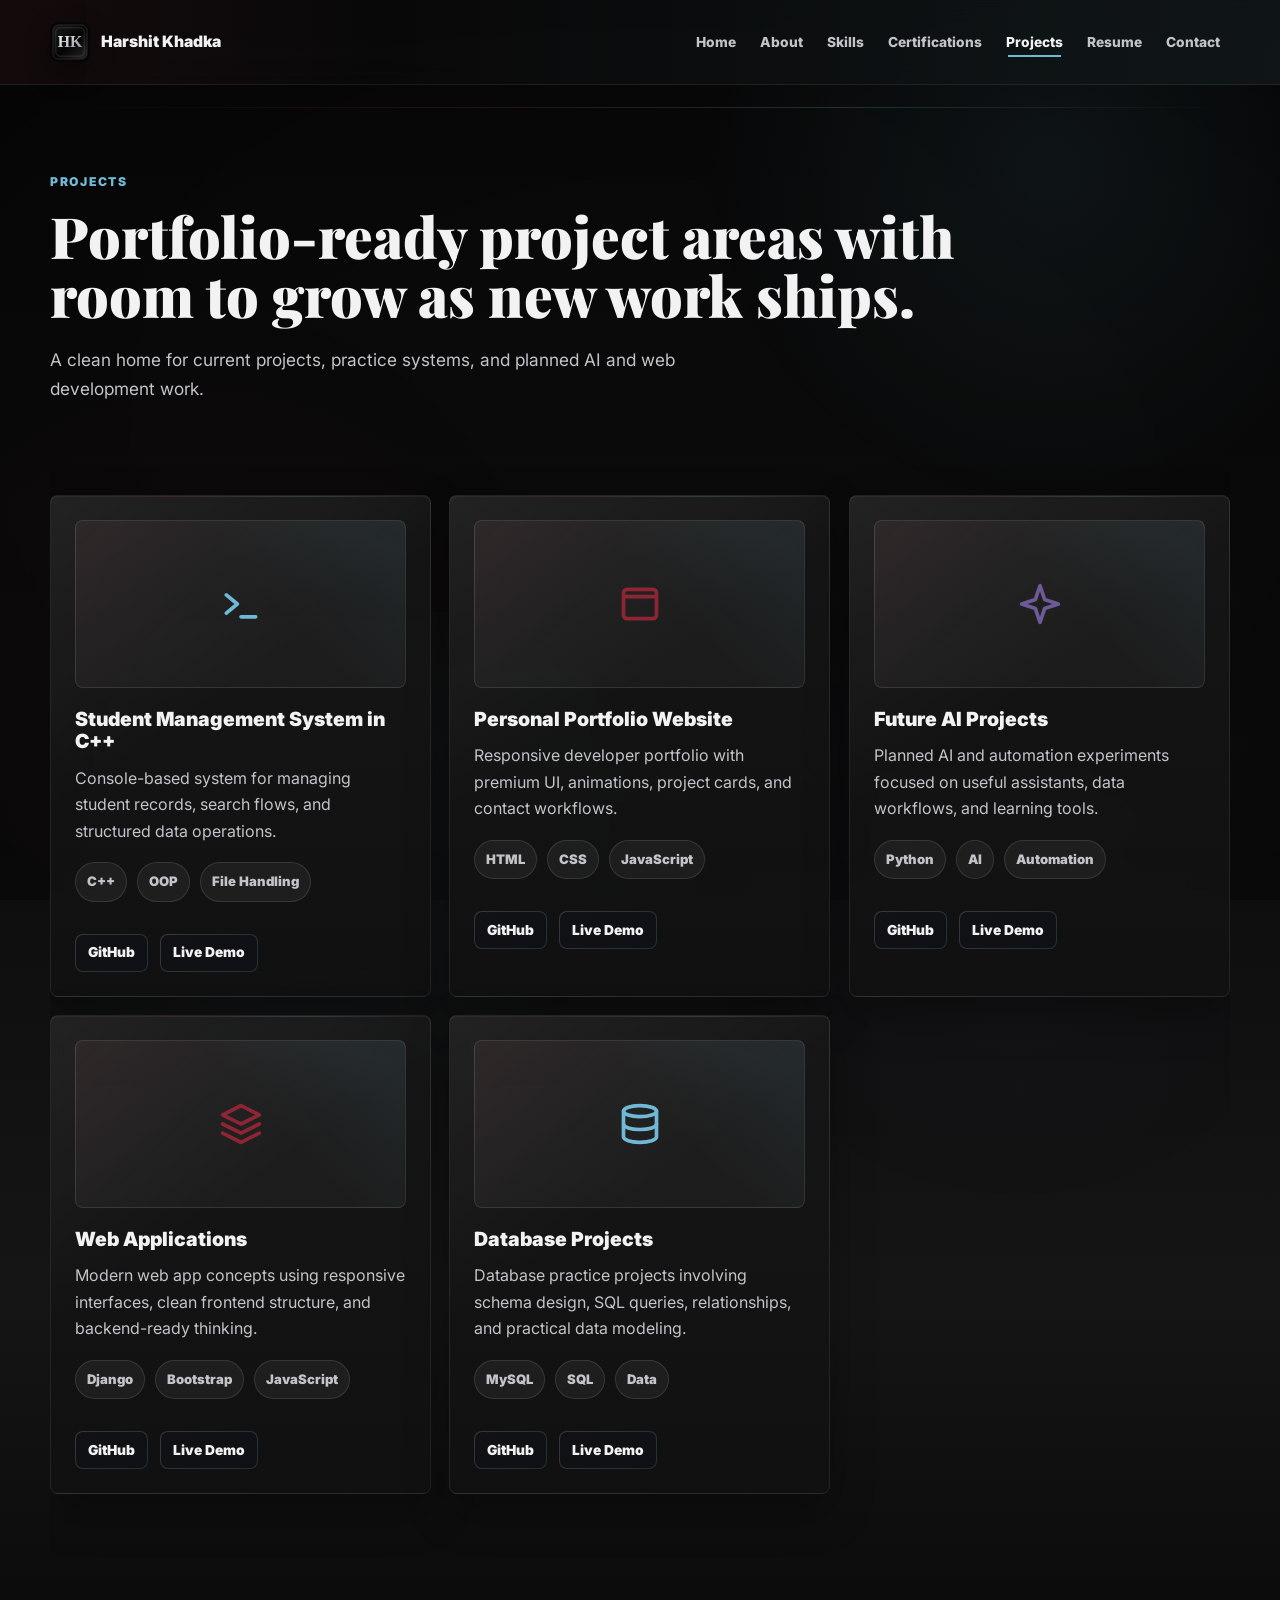
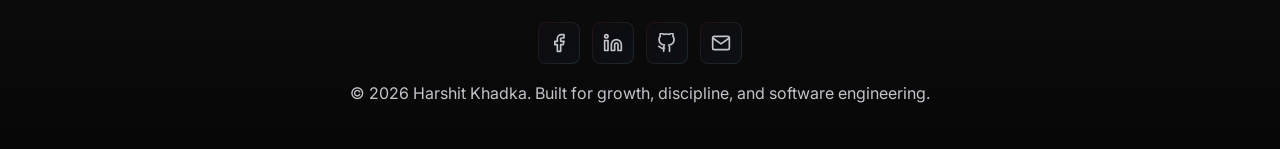
<file: projects/index.html>
<!DOCTYPE html>
<html lang="en">
<head>
  <meta charset="UTF-8">
  <meta name="viewport" content="width=device-width, initial-scale=1.0, maximum-scale=1.0">
  <meta name="description" content="Projects by Harshit Khadka, including C++ systems, portfolio web development, AI ideas, web applications, and database practice.">
  <meta name="author" content="Harshit Khadka">
  <meta name="theme-color" content="#0A0A0A">
  <title>Projects | Harshit Khadka</title>
  <link rel="icon" href="../assets/favicon.svg" type="image/svg+xml">
  <link rel="preconnect" href="https://fonts.googleapis.com">
  <link rel="preconnect" href="https://fonts.gstatic.com" crossorigin>
  <link href="https://fonts.googleapis.com/css2?family=Inter:wght@400;500;600;700;800;900&family=Playfair+Display:wght@600;700;800&display=swap" rel="stylesheet">
  <link rel="stylesheet" href="../style.css">
</head>
<body class="interior-page">
  <div class="loader" aria-label="Loading portfolio">
    <div class="loader-ring"></div>
    <p>Initializing portfolio</p>
  </div>

  <div class="scroll-progress" aria-hidden="true"></div>

  <header class="site-header">
    <nav class="navbar" aria-label="Primary navigation">
      <a class="brand" href="/" aria-label="Harshit Khadka home">
        <img class="brand-mark" src="../assets/favicon.svg" alt="" width="42" height="42">
        <span class="brand-text">
          <strong>Harshit Khadka</strong>
          <small>Computer Science Sophomore</small>
        </span>
      </a>

      <button class="menu-toggle" type="button" aria-label="Open navigation menu" aria-expanded="false">
        <span></span>
        <span></span>
        <span></span>
      </button>

      <ul class="nav-links">
        <li><a href="/">Home</a></li>
        <li><a href="/about/">About</a></li>
        <li><a href="/skills/">Skills</a></li>
        <li><a href="/certifications/">Certifications</a></li>
        <li><a href="/projects/">Projects</a></li>
        <li><a href="/resume/">Resume</a></li>
        <li><a href="/contact/">Contact</a></li>
      </ul>
    </nav>
  </header>

  <main>
    <section class="section page-hero">
      <div class="section-heading reveal">
        <p class="eyebrow">Projects</p>
        <h1>Portfolio-ready project areas with room to grow as new work ships.</h1>
        <p class="page-intro">A clean home for current projects, practice systems, and planned AI and web development work.</p>
      </div>
    </section>

    <section class="section" id="projects">
      <div class="projects-grid">
        <article class="project-card glass-card reveal">
          <div class="project-image"><svg aria-hidden="true"><use href="../assets/icons.svg#icon-terminal"></use></svg></div>
          <h3>Student Management System in C++</h3>
          <p>Console-based system for managing student records, search flows, and structured data operations.</p>
          <div class="project-tags"><span>C++</span><span>OOP</span><span>File Handling</span></div>
          <div class="project-actions">
            <a href="https://github.com/harshitkhadka4567-spec" target="_blank" rel="noopener noreferrer">GitHub</a>
            <a href="#" target="_blank" rel="noopener noreferrer">Live Demo</a>
          </div>
        </article>
        <article class="project-card glass-card reveal">
          <div class="project-image"><svg aria-hidden="true"><use href="../assets/icons.svg#icon-browser"></use></svg></div>
          <h3>Personal Portfolio Website</h3>
          <p>Responsive developer portfolio with premium UI, animations, project cards, and contact workflows.</p>
          <div class="project-tags"><span>HTML</span><span>CSS</span><span>JavaScript</span></div>
          <div class="project-actions">
            <a href="https://github.com/harshitkhadka4567-spec" target="_blank" rel="noopener noreferrer">GitHub</a>
            <a href="#" target="_blank" rel="noopener noreferrer">Live Demo</a>
          </div>
        </article>
        <article class="project-card glass-card reveal">
          <div class="project-image"><svg aria-hidden="true"><use href="../assets/icons.svg#icon-spark"></use></svg></div>
          <h3>Future AI Projects</h3>
          <p>Planned AI and automation experiments focused on useful assistants, data workflows, and learning tools.</p>
          <div class="project-tags"><span>Python</span><span>AI</span><span>Automation</span></div>
          <div class="project-actions">
            <a href="https://github.com/harshitkhadka4567-spec" target="_blank" rel="noopener noreferrer">GitHub</a>
            <a href="#" target="_blank" rel="noopener noreferrer">Live Demo</a>
          </div>
        </article>
        <article class="project-card glass-card reveal">
          <div class="project-image"><svg aria-hidden="true"><use href="../assets/icons.svg#icon-layers"></use></svg></div>
          <h3>Web Applications</h3>
          <p>Modern web app concepts using responsive interfaces, clean frontend structure, and backend-ready thinking.</p>
          <div class="project-tags"><span>Django</span><span>Bootstrap</span><span>JavaScript</span></div>
          <div class="project-actions">
            <a href="https://github.com/harshitkhadka4567-spec" target="_blank" rel="noopener noreferrer">GitHub</a>
            <a href="#" target="_blank" rel="noopener noreferrer">Live Demo</a>
          </div>
        </article>
        <article class="project-card glass-card reveal">
          <div class="project-image"><svg aria-hidden="true"><use href="../assets/icons.svg#icon-database"></use></svg></div>
          <h3>Database Projects</h3>
          <p>Database practice projects involving schema design, SQL queries, relationships, and practical data modeling.</p>
          <div class="project-tags"><span>MySQL</span><span>SQL</span><span>Data</span></div>
          <div class="project-actions">
            <a href="https://github.com/harshitkhadka4567-spec" target="_blank" rel="noopener noreferrer">GitHub</a>
            <a href="#" target="_blank" rel="noopener noreferrer">Live Demo</a>
          </div>
        </article>
      </div>
    </section>
  </main>

  <footer class="site-footer">
    <div class="footer-socials">
      <a href="https://www.facebook.com/harshit.khadka.14" target="_blank" rel="noopener noreferrer" aria-label="Facebook"><svg aria-hidden="true"><use href="../assets/icons.svg#icon-facebook"></use></svg></a>
      <a href="https://www.linkedin.com/in/hkok" target="_blank" rel="noopener noreferrer" aria-label="LinkedIn"><svg aria-hidden="true"><use href="../assets/icons.svg#icon-linkedin"></use></svg></a>
      <a href="https://github.com/harshitkhadka4567-spec" target="_blank" rel="noopener noreferrer" aria-label="GitHub"><svg aria-hidden="true"><use href="../assets/icons.svg#icon-github"></use></svg></a>
      <a href="mailto:harshitkhadka4567@gmail.com" target="_blank" rel="noopener noreferrer" aria-label="Gmail"><svg aria-hidden="true"><use href="../assets/icons.svg#icon-mail"></use></svg></a>
    </div>
    <p>&copy; 2026 Harshit Khadka. Built for growth, discipline, and software engineering.</p>
  </footer>

  <script src="../script.js"></script>
</body>
</html>
</file>
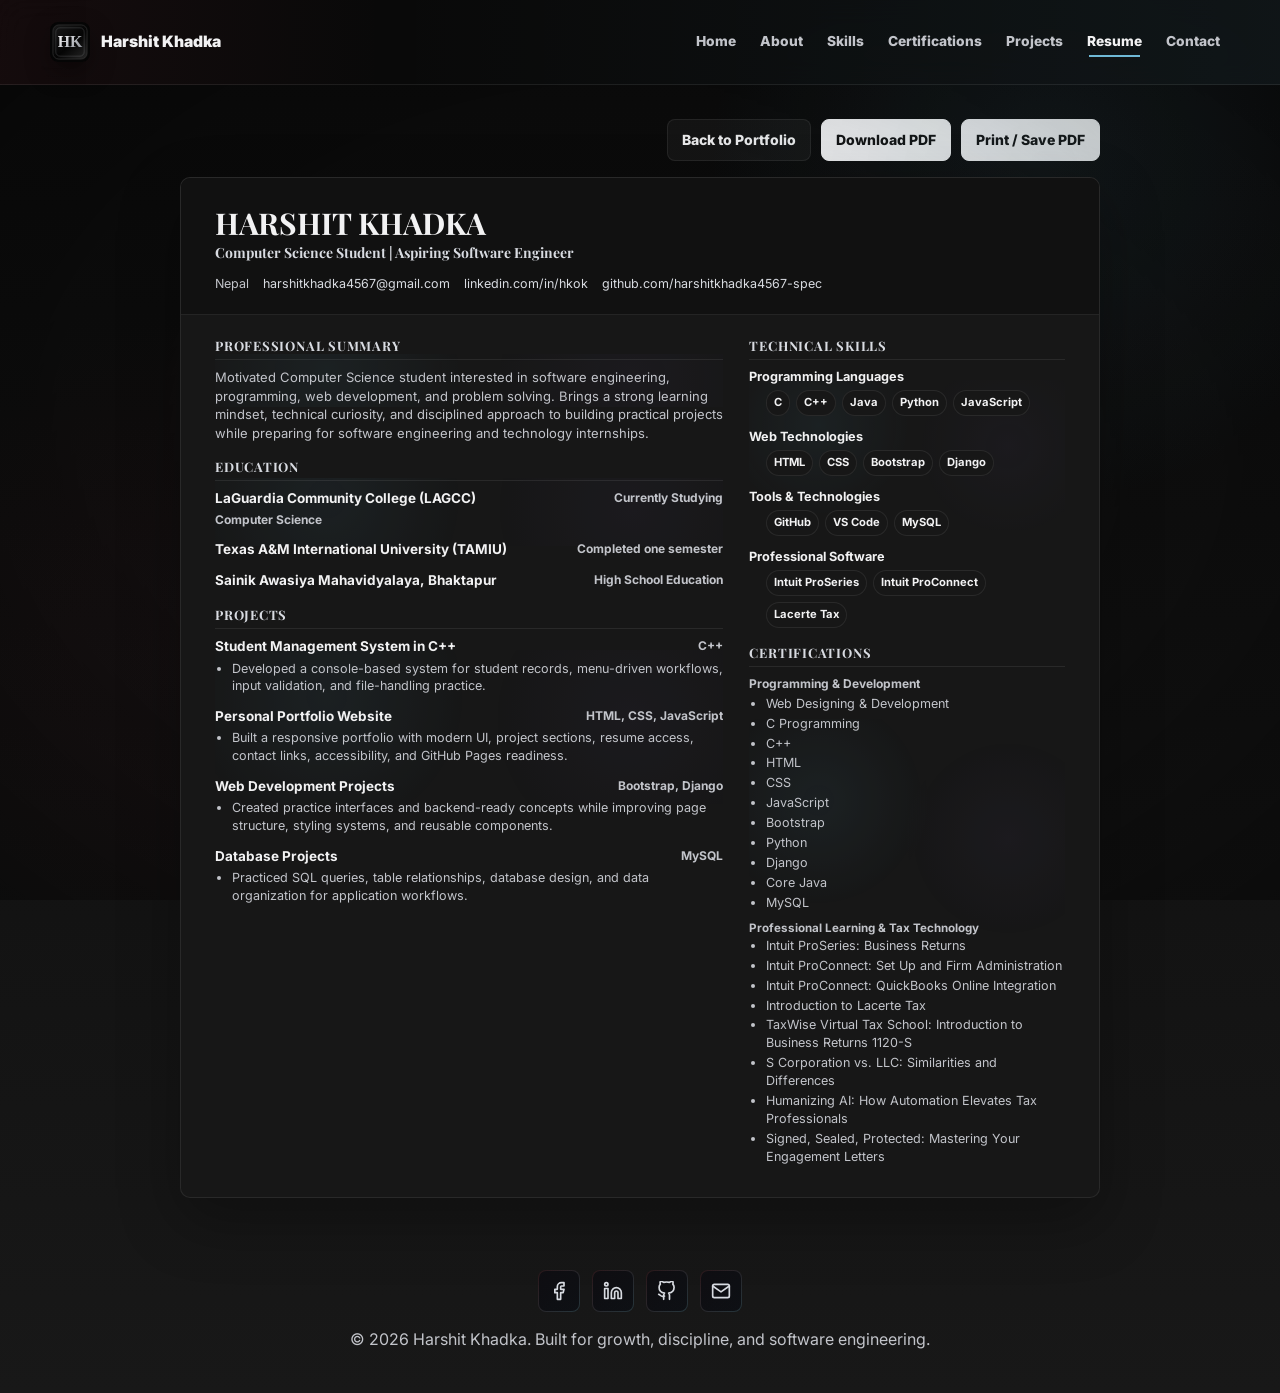
<file: resume/index.html>
<!DOCTYPE html>
<html lang="en">
<head>
  <meta charset="UTF-8">
  <meta name="viewport" content="width=device-width, initial-scale=1.0, maximum-scale=1.0">
  <meta name="description" content="Resume for Harshit Khadka, Computer Science student and aspiring software engineer.">
  <meta name="author" content="Harshit Khadka">
  <meta name="theme-color" content="#0A0A0A">
  <title>Resume | Harshit Khadka</title>
  <link rel="icon" href="../assets/favicon.svg" type="image/svg+xml">
  <link rel="preconnect" href="https://fonts.googleapis.com">
  <link rel="preconnect" href="https://fonts.gstatic.com" crossorigin>
  <link href="https://fonts.googleapis.com/css2?family=Inter:wght@400;500;600;700;800;900&family=Playfair+Display:wght@600;700;800&display=swap" rel="stylesheet">
  <link rel="stylesheet" href="../style.css">
  <style>
    :root {
      --ink: #f2f2f3;
      --resume-muted: #c2c4ca;
      --soft: #171717;
      --resume-line: rgba(255, 255, 255, 0.08);
      --accent-dark: #d8dbe1;
      --paper: #171717;
      --resume-shadow: 0 22px 62px rgba(0, 0, 0, 0.3);
    }

    html,
    body {
      width: 100%;
      max-width: 100%;
      overflow-x: hidden;
      background: #0a0a0a;
    }

    body {
      color: var(--ink);
      background: linear-gradient(180deg, #0a0a0a 0%, #111111 52%, #181818 100%);
      line-height: 1.42;
    }

    a {
      color: var(--accent-dark);
      text-decoration: none;
    }

    a:hover {
      text-decoration: underline;
    }

    .site-header a:hover,
    .site-footer a:hover,
    .brand:hover {
      text-decoration: none;
    }

    .resume-actions {
      width: min(100% - 32px, 920px);
      margin: 34px auto 16px;
      display: flex;
      justify-content: flex-end;
      gap: 10px;
    }

    .resume-actions a,
    .resume-actions button {
      min-height: 42px;
      padding: 0 14px;
      color: #111111;
      background: var(--ink);
      border: 1px solid var(--ink);
      border-radius: 8px;
      cursor: pointer;
      font: 800 14px/1 "Inter", Arial, Helvetica, sans-serif;
      transition: background 0.25s ease, border-color 0.25s ease, color 0.25s ease, transform 0.25s ease;
    }

    .resume-actions a {
      display: inline-grid;
      place-items: center;
    }

    .resume-actions a:hover,
    .resume-actions button:hover {
      color: var(--ink);
      background: #171717;
      border-color: rgba(255, 255, 255, 0.22);
      text-decoration: none;
      transform: translateY(-1px);
    }

    .resume-actions a:first-child {
      color: var(--ink);
      background: rgba(255, 255, 255, 0.045);
      border-color: var(--resume-line);
    }

    .resume-actions a:first-child:hover {
      background: rgba(255, 255, 255, 0.08);
      border-color: rgba(255, 255, 255, 0.22);
    }

    .resume-shell {
      width: min(100% - 32px, 920px);
      margin: 0 auto 40px;
      background: var(--paper);
      border: 1px solid var(--resume-line);
      border-radius: 10px;
      box-shadow: var(--resume-shadow);
      overflow: hidden;
    }

    .resume-header {
      padding: 30px 34px 22px;
      border-bottom: 1px solid var(--resume-line);
      background: #111111;
    }

    .resume-header h1 {
      color: var(--ink);
      font-family: "Playfair Display", Georgia, serif;
      font-size: 30px;
      line-height: 1;
      letter-spacing: 0;
      text-transform: uppercase;
    }

    .resume-header h2 {
      margin-top: 8px;
      color: var(--accent-dark);
      font-family: "Playfair Display", Georgia, serif;
      font-size: 14px;
      font-weight: 700;
    }

    .contact-line {
      display: flex;
      flex-wrap: wrap;
      gap: 8px 14px;
      margin-top: 14px;
      color: var(--resume-muted);
      font-size: 12.5px;
    }

    .resume-body {
      display: grid;
      grid-template-columns: 1.45fr 0.9fr;
      gap: 26px;
      padding: 24px 34px 30px;
    }

    .section {
      width: auto;
      margin: 0 0 18px;
      padding: 0;
      margin-bottom: 18px;
      break-inside: avoid;
    }

    .section:last-child {
      margin-bottom: 0;
    }

    .section h3 {
      margin-bottom: 8px;
      padding-bottom: 5px;
      color: var(--accent-dark);
      border-bottom: 1px solid var(--resume-line);
      font-family: "Playfair Display", Georgia, serif;
      font-size: 13px;
      letter-spacing: 0.06em;
      text-transform: uppercase;
    }

    .summary {
      color: var(--resume-muted);
      font-size: 13px;
    }

    .entry {
      margin-bottom: 12px;
      break-inside: avoid;
    }

    .entry:last-child {
      margin-bottom: 0;
    }

    .entry-head {
      display: flex;
      justify-content: space-between;
      gap: 14px;
      margin-bottom: 3px;
    }

    .entry-head strong {
      font-size: 13.5px;
    }

    .entry-head span,
    .entry-subtitle {
      color: var(--resume-muted);
      font-size: 12px;
      font-weight: 700;
    }

    .entry-subtitle {
      display: block;
      margin-bottom: 3px;
    }

    .resume-shell ul {
      margin-left: 17px;
      color: var(--resume-muted);
      font-size: 12.6px;
    }

    .resume-shell li {
      margin-bottom: 3px;
    }

    .skill-block {
      margin-bottom: 12px;
    }

    .skill-block strong {
      display: block;
      margin-bottom: 4px;
      color: var(--ink);
      font-size: 12.7px;
    }

    .pill-list {
      display: flex;
      flex-wrap: wrap;
      gap: 6px;
      list-style: none;
      margin: 0;
    }

    .pill-list li {
      margin: 0;
      padding: 4px 7px;
      color: var(--ink);
      background: var(--soft);
      border: 1px solid var(--resume-line);
      border-radius: 999px;
      font-size: 11.2px;
      font-weight: 700;
    }

    .compact-list {
      columns: 1;
      margin-left: 16px;
      font-size: 11.8px;
    }

    .compact-list li {
      margin-bottom: 2px;
    }

    .cert-note {
      margin-top: 7px;
      color: var(--resume-muted);
      font-size: 11.6px;
      font-weight: 700;
    }

    @media (max-width: 760px) {
      .resume-actions {
        justify-content: stretch;
        flex-direction: column;
      }

      .resume-actions a,
      .resume-actions button {
        display: grid;
        place-items: center;
        width: 100%;
      }

      .resume-body {
        grid-template-columns: 1fr;
      }

      .resume-header h1 {
        font-size: 28px;
      }
    }

    @page {
      size: letter;
      margin: 0.32in;
    }

    @media print {
      :root {
        --ink: #111827;
        --resume-muted: #4b5563;
        --soft: #f3f6fb;
        --resume-line: #d8e0ea;
        --accent-dark: #111827;
        --paper: #ffffff;
        --resume-shadow: none;
      }

      body {
        background: #ffffff;
        line-height: 1.24;
      }

      .loader,
      .scroll-progress,
      .site-header,
      .site-footer,
      .resume-actions {
        display: none;
      }

      .resume-shell {
        width: 100%;
        margin: 0;
        border: 0;
        border-radius: 0;
        box-shadow: none;
      }

      .resume-header {
        padding: 0 0 8px;
        background: #ffffff;
        border-bottom: 2px solid #111827;
      }

      .resume-header h1 {
        font-size: 25px;
      }

      .resume-header h2 {
        margin-top: 5px;
        font-size: 11.6px;
      }

      .contact-line {
        gap: 3px 9px;
        margin-top: 8px;
        font-size: 9.7px;
      }

      .resume-body {
        padding: 10px 0 0;
        gap: 16px;
      }

      .section {
        margin-bottom: 7px;
      }

      .section h3 {
        margin-bottom: 4px;
        padding-bottom: 3px;
        font-size: 10.8px;
      }

      .summary {
        font-size: 10.4px;
      }

      .entry {
        margin-bottom: 5px;
      }

      .entry-head {
        margin-bottom: 1px;
      }

      .entry-head strong {
        font-size: 10.9px;
      }

      .entry-head span,
      .entry-subtitle {
        font-size: 9.7px;
      }

      .resume-shell ul {
        margin-left: 13px;
        font-size: 9.8px;
      }

      .resume-shell li {
        margin-bottom: 1px;
      }

      .skill-block {
        margin-bottom: 5px;
      }

      .skill-block strong {
        margin-bottom: 2px;
        font-size: 10px;
      }

      .pill-list {
        gap: 3px;
      }

      .pill-list li {
        padding: 2px 5px;
        font-size: 8.9px;
      }

      .compact-list {
        margin-left: 13px;
        font-size: 8.9px;
      }

      .cert-note {
        margin-top: 4px;
        font-size: 9.3px;
      }

      a {
        color: var(--accent-dark);
      }
    }
  </style>
</head>
<body class="resume-page">
  <div class="loader" aria-label="Loading portfolio">
    <div class="loader-ring"></div>
    <p>Initializing portfolio</p>
  </div>

  <div class="scroll-progress" aria-hidden="true"></div>

  <header class="site-header">
    <nav class="navbar" aria-label="Primary navigation">
      <a class="brand" href="/" aria-label="Harshit Khadka home">
        <img class="brand-mark" src="../assets/favicon.svg" alt="" width="42" height="42">
        <span class="brand-text">
          <strong>Harshit Khadka</strong>
          <small>Computer Science Sophomore</small>
        </span>
      </a>

      <button class="menu-toggle" type="button" aria-label="Open navigation menu" aria-expanded="false">
        <span></span>
        <span></span>
        <span></span>
      </button>

      <ul class="nav-links">
        <li><a href="/">Home</a></li>
        <li><a href="/about/">About</a></li>
        <li><a href="/skills/">Skills</a></li>
        <li><a href="/certifications/">Certifications</a></li>
        <li><a href="/projects/">Projects</a></li>
        <li><a href="/resume/">Resume</a></li>
        <li><a href="/contact/">Contact</a></li>
      </ul>
    </nav>
  </header>

  <div class="resume-actions" aria-label="Resume actions">
    <a href="/">Back to Portfolio</a>
    <a href="../assets/Harshit_Khadka_Resume.pdf" download>Download PDF</a>
    <button type="button" onclick="window.print()">Print / Save PDF</button>
  </div>

  <main class="resume-shell reveal">
    <header class="resume-header">
      <h1>Harshit Khadka</h1>
      <h2>Computer Science Student | Aspiring Software Engineer</h2>
      <div class="contact-line" aria-label="Contact information">
        <span>Nepal</span>
        <a href="mailto:harshitkhadka4567@gmail.com">harshitkhadka4567@gmail.com</a>
        <a href="https://www.linkedin.com/in/hkok" target="_blank" rel="noopener noreferrer">linkedin.com/in/hkok</a>
        <a href="https://github.com/harshitkhadka4567-spec" target="_blank" rel="noopener noreferrer">github.com/harshitkhadka4567-spec</a>
      </div>
    </header>

    <div class="resume-body">
      <div class="main-column">
        <section class="section">
          <h3>Professional Summary</h3>
          <p class="summary">
            Motivated Computer Science student interested in software engineering, programming, web development, and problem solving. Brings a strong learning mindset, technical curiosity, and disciplined approach to building practical projects while preparing for software engineering and technology internships.
          </p>
        </section>

        <section class="section">
          <h3>Education</h3>
          <div class="entry">
            <div class="entry-head">
              <strong>LaGuardia Community College (LAGCC)</strong>
              <span>Currently Studying</span>
            </div>
            <span class="entry-subtitle">Computer Science</span>
          </div>
          <div class="entry">
            <div class="entry-head">
              <strong>Texas A&amp;M International University (TAMIU)</strong>
              <span>Completed one semester</span>
            </div>
          </div>
          <div class="entry">
            <div class="entry-head">
              <strong>Sainik Awasiya Mahavidyalaya, Bhaktapur</strong>
              <span>High School Education</span>
            </div>
          </div>
        </section>

        <section class="section">
          <h3>Projects</h3>
          <div class="entry">
            <div class="entry-head">
              <strong>Student Management System in C++</strong>
              <span>C++</span>
            </div>
            <ul>
              <li>Developed a console-based system for student records, menu-driven workflows, input validation, and file-handling practice.</li>
            </ul>
          </div>
          <div class="entry">
            <div class="entry-head">
              <strong>Personal Portfolio Website</strong>
              <span>HTML, CSS, JavaScript</span>
            </div>
            <ul>
              <li>Built a responsive portfolio with modern UI, project sections, resume access, contact links, accessibility, and GitHub Pages readiness.</li>
            </ul>
          </div>
          <div class="entry">
            <div class="entry-head">
              <strong>Web Development Projects</strong>
              <span>Bootstrap, Django</span>
            </div>
            <ul>
              <li>Created practice interfaces and backend-ready concepts while improving page structure, styling systems, and reusable components.</li>
            </ul>
          </div>
          <div class="entry">
            <div class="entry-head">
              <strong>Database Projects</strong>
              <span>MySQL</span>
            </div>
            <ul>
              <li>Practiced SQL queries, table relationships, database design, and data organization for application workflows.</li>
            </ul>
          </div>
        </section>
      </div>

      <aside class="side-column">
        <section class="section">
          <h3>Technical Skills</h3>
          <div class="skill-block">
            <strong>Programming Languages</strong>
            <ul class="pill-list">
              <li>C</li><li>C++</li><li>Java</li><li>Python</li><li>JavaScript</li>
            </ul>
          </div>
          <div class="skill-block">
            <strong>Web Technologies</strong>
            <ul class="pill-list">
              <li>HTML</li><li>CSS</li><li>Bootstrap</li><li>Django</li>
            </ul>
          </div>
          <div class="skill-block">
            <strong>Tools &amp; Technologies</strong>
            <ul class="pill-list">
              <li>GitHub</li><li>VS Code</li><li>MySQL</li>
            </ul>
          </div>
          <div class="skill-block">
            <strong>Professional Software</strong>
            <ul class="pill-list">
              <li>Intuit ProSeries</li><li>Intuit ProConnect</li><li>Lacerte Tax</li>
            </ul>
          </div>
        </section>

        <section class="section">
          <h3>Certifications</h3>
          <strong class="entry-subtitle">Programming &amp; Development</strong>
          <ul class="compact-list">
            <li>Web Designing &amp; Development</li>
            <li>C Programming</li>
            <li>C++</li>
            <li>HTML</li>
            <li>CSS</li>
            <li>JavaScript</li>
            <li>Bootstrap</li>
            <li>Python</li>
            <li>Django</li>
            <li>Core Java</li>
            <li>MySQL</li>
          </ul>
          <p class="cert-note">Professional Learning &amp; Tax Technology</p>
          <ul class="compact-list">
            <li>Intuit ProSeries: Business Returns</li>
            <li>Intuit ProConnect: Set Up and Firm Administration</li>
            <li>Intuit ProConnect: QuickBooks Online Integration</li>
            <li>Introduction to Lacerte Tax</li>
            <li>TaxWise Virtual Tax School: Introduction to Business Returns 1120-S</li>
            <li>S Corporation vs. LLC: Similarities and Differences</li>
            <li>Humanizing AI: How Automation Elevates Tax Professionals</li>
            <li>Signed, Sealed, Protected: Mastering Your Engagement Letters</li>
          </ul>
        </section>
      </aside>
    </div>
  </main>

  <footer class="site-footer">
    <div class="footer-socials">
      <a href="https://www.facebook.com/harshit.khadka.14" target="_blank" rel="noopener noreferrer" aria-label="Facebook"><svg aria-hidden="true"><use href="../assets/icons.svg#icon-facebook"></use></svg></a>
      <a href="https://www.linkedin.com/in/hkok" target="_blank" rel="noopener noreferrer" aria-label="LinkedIn"><svg aria-hidden="true"><use href="../assets/icons.svg#icon-linkedin"></use></svg></a>
      <a href="https://github.com/harshitkhadka4567-spec" target="_blank" rel="noopener noreferrer" aria-label="GitHub"><svg aria-hidden="true"><use href="../assets/icons.svg#icon-github"></use></svg></a>
      <a href="mailto:harshitkhadka4567@gmail.com" target="_blank" rel="noopener noreferrer" aria-label="Gmail"><svg aria-hidden="true"><use href="../assets/icons.svg#icon-mail"></use></svg></a>
    </div>
    <p>&copy; 2026 Harshit Khadka. Built for growth, discipline, and software engineering.</p>
  </footer>

  <script src="../script.js"></script>
</body>
</html>
</file>
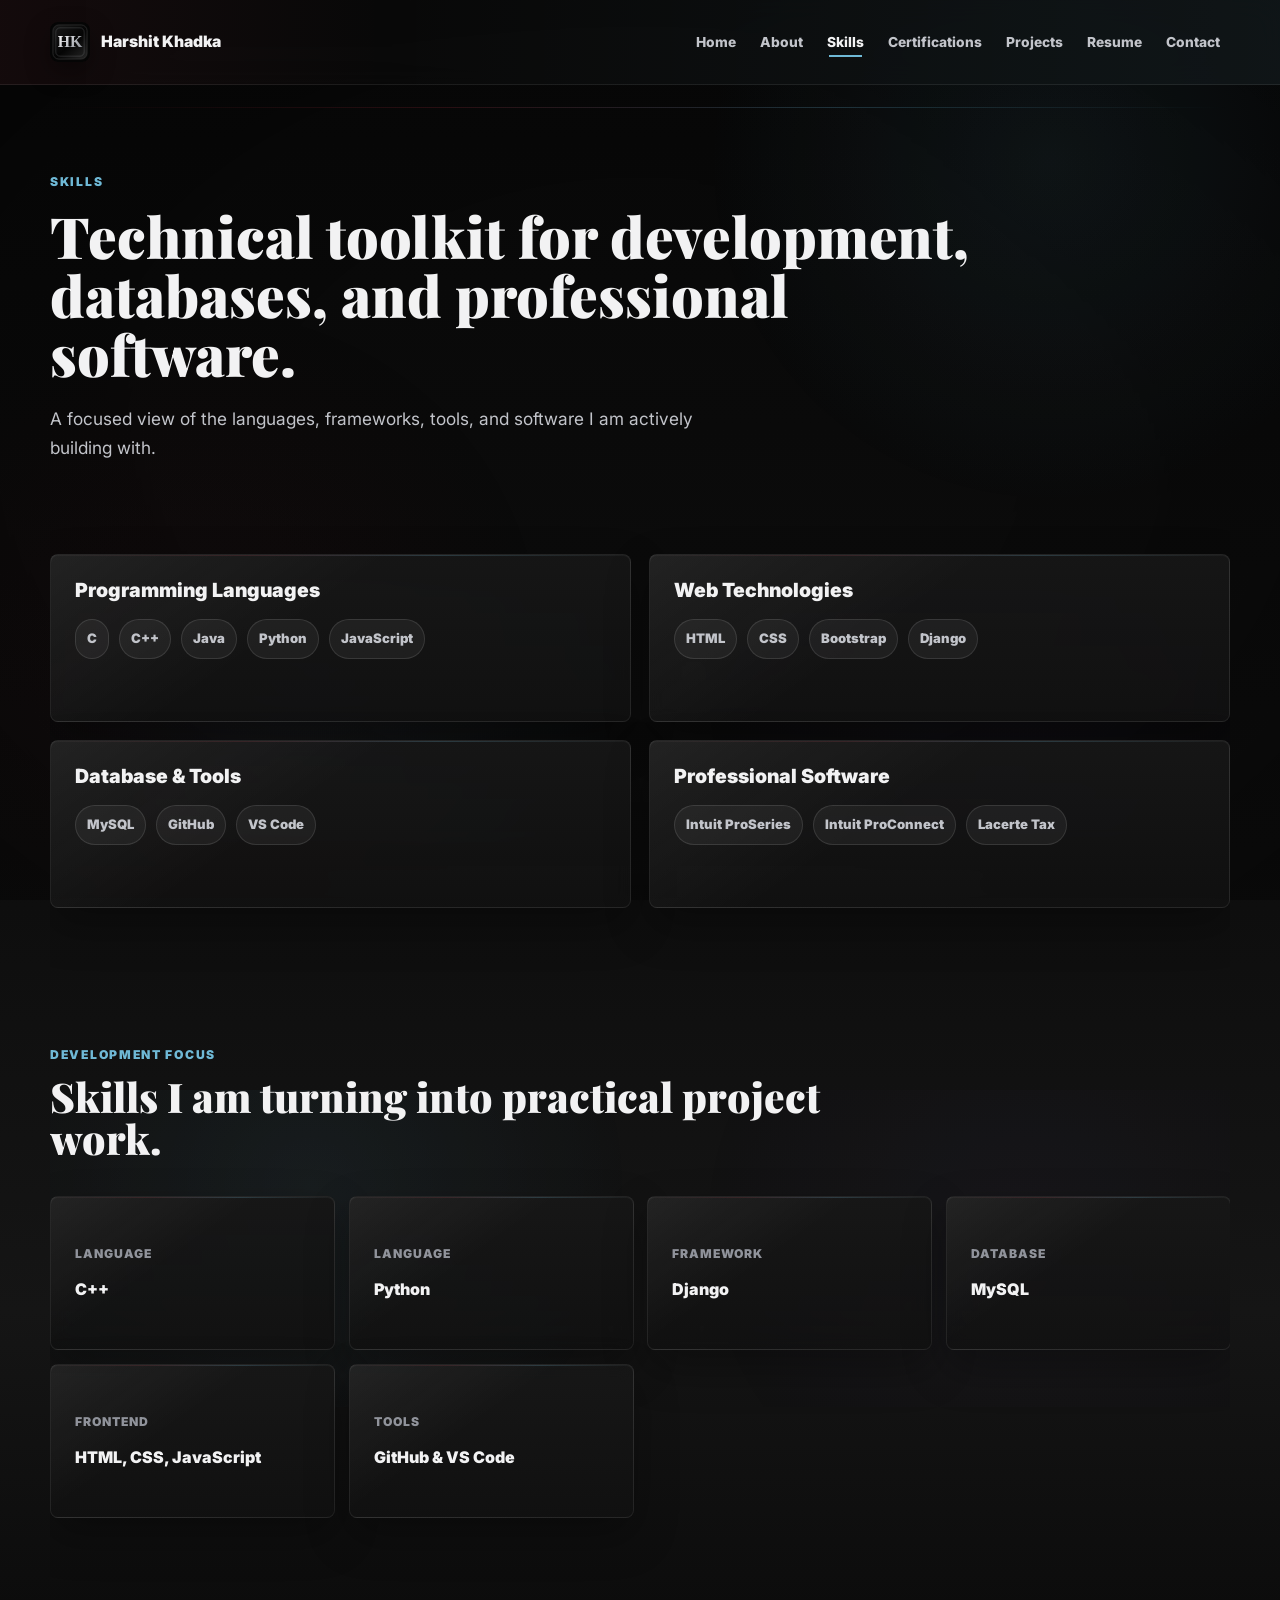
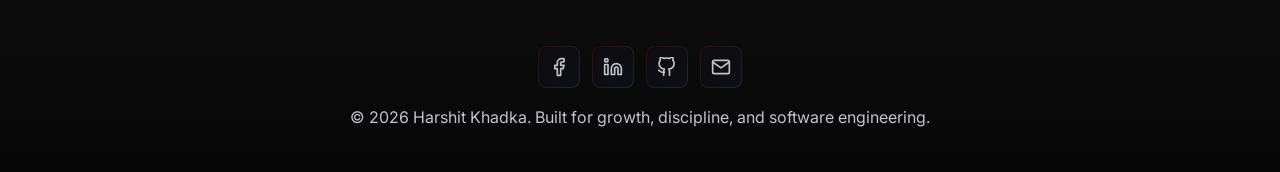
<file: skills/index.html>
<!DOCTYPE html>
<html lang="en">
<head>
  <meta charset="UTF-8">
  <meta name="viewport" content="width=device-width, initial-scale=1.0, maximum-scale=1.0">
  <meta name="description" content="Technical skills for Harshit Khadka across programming, web development, databases, GitHub, VS Code, and professional tax software.">
  <meta name="author" content="Harshit Khadka">
  <meta name="theme-color" content="#0A0A0A">
  <title>Skills | Harshit Khadka</title>
  <link rel="icon" href="../assets/favicon.svg" type="image/svg+xml">
  <link rel="preconnect" href="https://fonts.googleapis.com">
  <link rel="preconnect" href="https://fonts.gstatic.com" crossorigin>
  <link href="https://fonts.googleapis.com/css2?family=Inter:wght@400;500;600;700;800;900&family=Playfair+Display:wght@600;700;800&display=swap" rel="stylesheet">
  <link rel="stylesheet" href="../style.css">
</head>
<body class="interior-page">
  <div class="loader" aria-label="Loading portfolio">
    <div class="loader-ring"></div>
    <p>Initializing portfolio</p>
  </div>

  <div class="scroll-progress" aria-hidden="true"></div>

  <header class="site-header">
    <nav class="navbar" aria-label="Primary navigation">
      <a class="brand" href="/" aria-label="Harshit Khadka home">
        <img class="brand-mark" src="../assets/favicon.svg" alt="" width="42" height="42">
        <span class="brand-text">
          <strong>Harshit Khadka</strong>
          <small>Computer Science Sophomore</small>
        </span>
      </a>

      <button class="menu-toggle" type="button" aria-label="Open navigation menu" aria-expanded="false">
        <span></span>
        <span></span>
        <span></span>
      </button>

      <ul class="nav-links">
        <li><a href="/">Home</a></li>
        <li><a href="/about/">About</a></li>
        <li><a href="/skills/">Skills</a></li>
        <li><a href="/certifications/">Certifications</a></li>
        <li><a href="/projects/">Projects</a></li>
        <li><a href="/resume/">Resume</a></li>
        <li><a href="/contact/">Contact</a></li>
      </ul>
    </nav>
  </header>

  <main>
    <section class="section page-hero">
      <div class="section-heading reveal">
        <p class="eyebrow">Skills</p>
        <h1>Technical toolkit for development, databases, and professional software.</h1>
        <p class="page-intro">A focused view of the languages, frameworks, tools, and software I am actively building with.</p>
      </div>
    </section>

    <section class="section" id="skills">
      <div class="skills-grid">
        <article class="skill-group glass-card reveal">
          <h3>Programming Languages</h3>
          <div class="skill-tags">
            <span>C</span><span>C++</span><span>Java</span><span>Python</span><span>JavaScript</span>
          </div>
        </article>
        <article class="skill-group glass-card reveal">
          <h3>Web Technologies</h3>
          <div class="skill-tags">
            <span>HTML</span><span>CSS</span><span>Bootstrap</span><span>Django</span>
          </div>
        </article>
        <article class="skill-group glass-card reveal">
          <h3>Database & Tools</h3>
          <div class="skill-tags">
            <span>MySQL</span><span>GitHub</span><span>VS Code</span>
          </div>
        </article>
        <article class="skill-group glass-card reveal">
          <h3>Professional Software</h3>
          <div class="skill-tags">
            <span>Intuit ProSeries</span><span>Intuit ProConnect</span><span>Lacerte Tax</span>
          </div>
        </article>
      </div>
    </section>

    <section class="section">
      <div class="section-heading reveal">
        <p class="eyebrow">Development Focus</p>
        <h2>Skills I am turning into practical project work.</h2>
      </div>
      <div class="cert-grid">
        <article class="cert-card development-skill-card glass-card reveal" tabindex="0" role="button" aria-expanded="false">
          <span>Language</span>
          <h4>C++</h4>
          <p class="skill-description">Object-oriented programming, console workflows, file handling, and structured problem solving.</p>
        </article>
        <article class="cert-card development-skill-card glass-card reveal" tabindex="0" role="button" aria-expanded="false">
          <span>Language</span>
          <h4>Python</h4>
          <p class="skill-description">Automation ideas, AI learning, scripting, and backend-ready development practice.</p>
        </article>
        <article class="cert-card development-skill-card glass-card reveal" tabindex="0" role="button" aria-expanded="false">
          <span>Framework</span>
          <h4>Django</h4>
          <p class="skill-description">Web application structure, backend concepts, routing, and database-backed thinking.</p>
        </article>
        <article class="cert-card development-skill-card glass-card reveal" tabindex="0" role="button" aria-expanded="false">
          <span>Database</span>
          <h4>MySQL</h4>
          <p class="skill-description">Schema design, SQL queries, relationships, and data organization for application workflows.</p>
        </article>
        <article class="cert-card development-skill-card glass-card reveal" tabindex="0" role="button" aria-expanded="false">
          <span>Frontend</span>
          <h4>HTML, CSS, JavaScript</h4>
          <p class="skill-description">Responsive interfaces, accessible page structure, interactive behavior, and clean styling systems.</p>
        </article>
        <article class="cert-card development-skill-card glass-card reveal" tabindex="0" role="button" aria-expanded="false">
          <span>Tools</span>
          <h4>GitHub & VS Code</h4>
          <p class="skill-description">Version-control practice, project organization, source editing, and GitHub Pages deployment.</p>
        </article>
      </div>
    </section>
  </main>

  <footer class="site-footer">
    <div class="footer-socials">
      <a href="https://www.facebook.com/harshit.khadka.14" target="_blank" rel="noopener noreferrer" aria-label="Facebook"><svg aria-hidden="true"><use href="../assets/icons.svg#icon-facebook"></use></svg></a>
      <a href="https://www.linkedin.com/in/hkok" target="_blank" rel="noopener noreferrer" aria-label="LinkedIn"><svg aria-hidden="true"><use href="../assets/icons.svg#icon-linkedin"></use></svg></a>
      <a href="https://github.com/harshitkhadka4567-spec" target="_blank" rel="noopener noreferrer" aria-label="GitHub"><svg aria-hidden="true"><use href="../assets/icons.svg#icon-github"></use></svg></a>
      <a href="mailto:harshitkhadka4567@gmail.com" target="_blank" rel="noopener noreferrer" aria-label="Gmail"><svg aria-hidden="true"><use href="../assets/icons.svg#icon-mail"></use></svg></a>
    </div>
    <p>&copy; 2026 Harshit Khadka. Built for growth, discipline, and software engineering.</p>
  </footer>

  <script src="../script.js"></script>
</body>
</html>
</file>
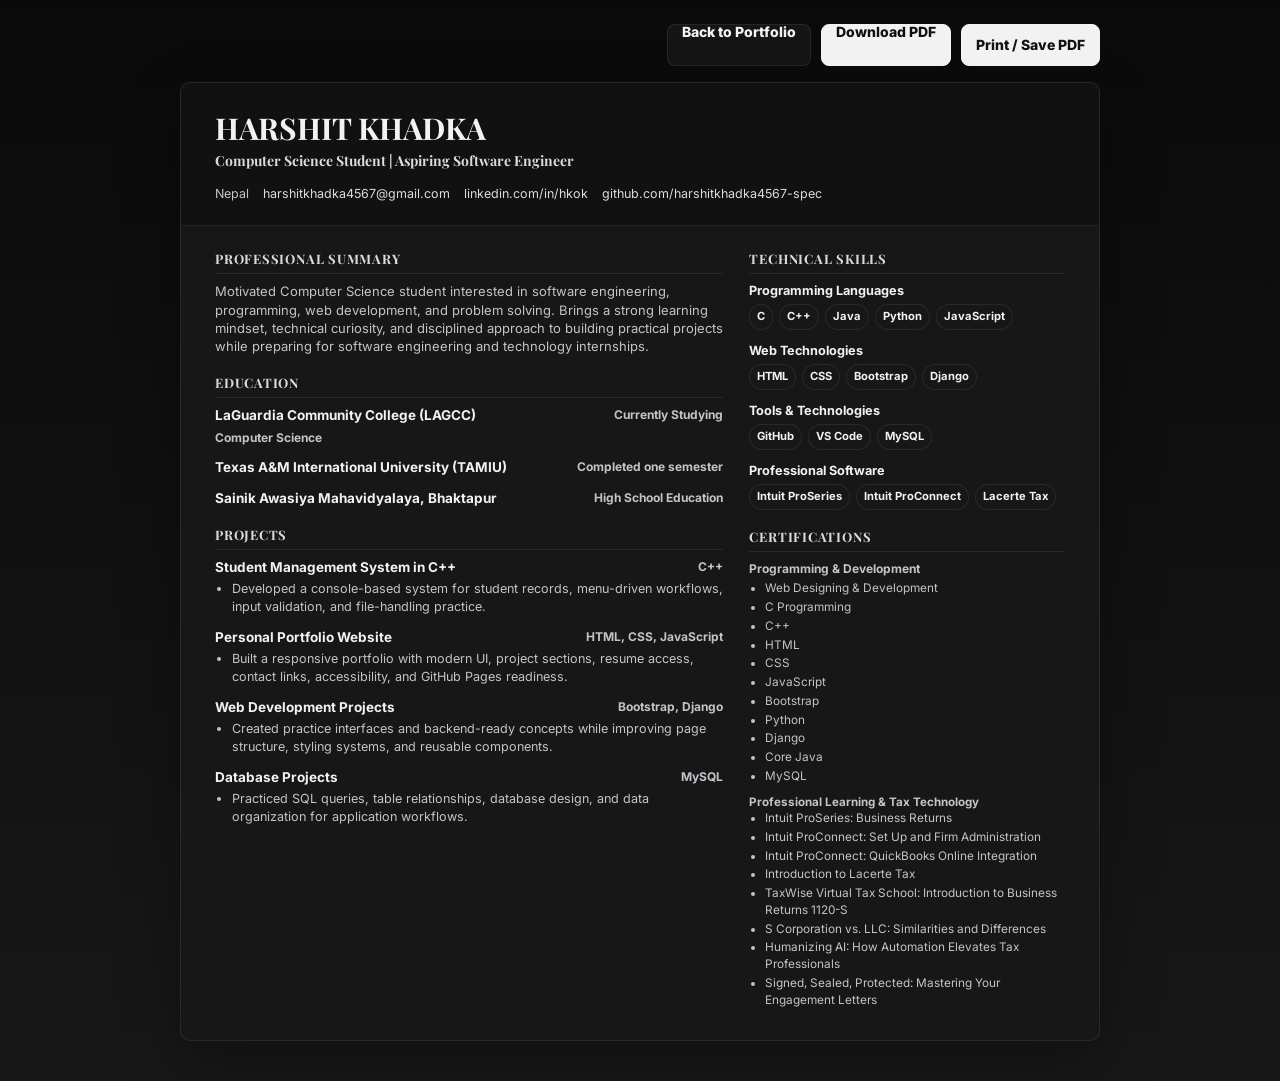
<file: resume.html>
<!DOCTYPE html>
<html lang="en">
<head>
  <meta charset="UTF-8">
  <meta name="viewport" content="width=device-width, initial-scale=1.0, maximum-scale=1.0">
  <meta name="description" content="Resume for Harshit Khadka, Computer Science student and aspiring software engineer.">
  <meta name="author" content="Harshit Khadka">
  <title>Harshit Khadka | Resume</title>
  <link rel="icon" href="assets/favicon.svg" type="image/svg+xml">
  <link rel="preconnect" href="https://fonts.googleapis.com">
  <link rel="preconnect" href="https://fonts.gstatic.com" crossorigin>
  <link href="https://fonts.googleapis.com/css2?family=Inter:wght@400;500;600;700;800;900&family=Playfair+Display:wght@600;700;800&display=swap" rel="stylesheet">
  <style>
    :root {
      --ink: #f2f2f3;
      --muted: #c2c4ca;
      --soft: #171717;
      --line: rgba(255, 255, 255, 0.08);
      --accent: #d8dbe1;
      --accent-dark: #d8dbe1;
      --paper: #171717;
      --bg: #0a0a0a;
      --shadow: 0 22px 62px rgba(0, 0, 0, 0.3);
    }

    * {
      box-sizing: border-box;
      margin: 0;
      padding: 0;
    }

    html,
    body {
      width: 100%;
      max-width: 100%;
      overflow-x: hidden;
      background: #0a0a0a;
    }

    body {
      min-height: 100vh;
      color: var(--ink);
      background: linear-gradient(180deg, #0a0a0a 0%, #111111 52%, #181818 100%);
      font-family: "Inter", Arial, Helvetica, sans-serif;
      line-height: 1.42;
    }

    a {
      color: var(--accent-dark);
      text-decoration: none;
    }

    a:hover {
      text-decoration: underline;
    }

    .resume-actions {
      width: min(100% - 32px, 920px);
      margin: 24px auto 16px;
      display: flex;
      justify-content: flex-end;
      gap: 10px;
    }

    .resume-actions a,
    .resume-actions button {
      min-height: 42px;
      padding: 0 14px;
      color: #111111;
      background: var(--ink);
      border: 1px solid var(--ink);
      border-radius: 8px;
      cursor: pointer;
      font: 800 14px/1 "Inter", Arial, Helvetica, sans-serif;
      transition: background 0.25s ease, border-color 0.25s ease, color 0.25s ease, transform 0.25s ease;
    }

    .resume-actions a:hover,
    .resume-actions button:hover {
      color: var(--ink);
      background: #171717;
      border-color: rgba(255, 255, 255, 0.22);
      text-decoration: none;
      transform: translateY(-1px);
    }

    .resume-actions a:first-child {
      color: var(--ink);
      background: rgba(255, 255, 255, 0.045);
      border-color: var(--line);
    }

    .resume-actions a:first-child:hover {
      background: rgba(255, 255, 255, 0.08);
      border-color: rgba(255, 255, 255, 0.22);
    }

    .resume-shell {
      width: min(100% - 32px, 920px);
      margin: 0 auto 40px;
      background: var(--paper);
      border: 1px solid var(--line);
      border-radius: 10px;
      box-shadow: var(--shadow);
      overflow: hidden;
    }

    .resume-header {
      padding: 30px 34px 22px;
      border-bottom: 1px solid var(--line);
      background: #111111;
    }

    .resume-header h1 {
      color: var(--ink);
      font-family: "Playfair Display", Georgia, serif;
      font-size: 30px;
      line-height: 1;
      letter-spacing: 0;
      text-transform: uppercase;
    }

    .resume-header h2 {
      margin-top: 8px;
      color: var(--accent-dark);
      font-family: "Playfair Display", Georgia, serif;
      font-size: 14px;
      font-weight: 700;
    }

    .contact-line {
      display: flex;
      flex-wrap: wrap;
      gap: 8px 14px;
      margin-top: 14px;
      color: var(--muted);
      font-size: 12.5px;
    }

    .resume-body {
      display: grid;
      grid-template-columns: 1.45fr 0.9fr;
      gap: 26px;
      padding: 24px 34px 30px;
    }

    .section {
      margin-bottom: 18px;
      break-inside: avoid;
    }

    .section:last-child {
      margin-bottom: 0;
    }

    .section h3 {
      margin-bottom: 8px;
      padding-bottom: 5px;
      color: var(--accent-dark);
      border-bottom: 1px solid var(--line);
      font-family: "Playfair Display", Georgia, serif;
      font-size: 13px;
      letter-spacing: 0.06em;
      text-transform: uppercase;
    }

    .summary {
      color: var(--muted);
      font-size: 13px;
    }

    .entry {
      margin-bottom: 12px;
      break-inside: avoid;
    }

    .entry:last-child {
      margin-bottom: 0;
    }

    .entry-head {
      display: flex;
      justify-content: space-between;
      gap: 14px;
      margin-bottom: 3px;
    }

    .entry-head strong {
      font-size: 13.5px;
    }

    .entry-head span,
    .entry-subtitle {
      color: var(--muted);
      font-size: 12px;
      font-weight: 700;
    }

    .entry-subtitle {
      display: block;
      margin-bottom: 3px;
    }

    ul {
      margin-left: 17px;
      color: var(--muted);
      font-size: 12.6px;
    }

    li {
      margin-bottom: 3px;
    }

    .skill-block {
      margin-bottom: 12px;
    }

    .skill-block strong {
      display: block;
      margin-bottom: 4px;
      color: var(--ink);
      font-size: 12.7px;
    }

    .pill-list {
      display: flex;
      flex-wrap: wrap;
      gap: 6px;
      list-style: none;
      margin: 0;
    }

    .pill-list li {
      margin: 0;
      padding: 4px 7px;
      color: var(--ink);
      background: var(--soft);
      border: 1px solid var(--line);
      border-radius: 999px;
      font-size: 11.2px;
      font-weight: 700;
    }

    .compact-list {
      columns: 1;
      margin-left: 16px;
      font-size: 11.8px;
    }

    .compact-list li {
      margin-bottom: 2px;
    }

    .cert-note {
      margin-top: 7px;
      color: var(--muted);
      font-size: 11.6px;
      font-weight: 700;
    }

    @media (max-width: 760px) {
      .resume-actions {
        justify-content: stretch;
        flex-direction: column;
      }

      .resume-actions a,
      .resume-actions button {
        display: grid;
        place-items: center;
        width: 100%;
      }

      .resume-body {
        grid-template-columns: 1fr;
      }

      .resume-header h1 {
        font-size: 28px;
      }
    }

    @page {
      size: letter;
      margin: 0.32in;
    }

    @media print {
      :root {
        --ink: #111827;
        --muted: #4b5563;
        --soft: #f3f6fb;
        --line: #d8e0ea;
        --accent: #111827;
        --accent-dark: #111827;
        --paper: #ffffff;
        --shadow: none;
      }

      body {
        background: #ffffff;
        line-height: 1.24;
      }

      .resume-actions {
        display: none;
      }

      .resume-shell {
        width: 100%;
        margin: 0;
        border: 0;
        border-radius: 0;
        box-shadow: none;
      }

      .resume-header {
        padding: 0 0 8px;
        background: #ffffff;
        border-bottom: 2px solid #111827;
      }

      .resume-header h1 {
        font-size: 25px;
      }

      .resume-header h2 {
        margin-top: 5px;
        font-size: 11.6px;
      }

      .contact-line {
        gap: 3px 9px;
        margin-top: 8px;
        font-size: 9.7px;
      }

      .resume-body {
        padding: 10px 0 0;
        gap: 16px;
      }

      .section {
        margin-bottom: 7px;
      }

      .section h3 {
        margin-bottom: 4px;
        padding-bottom: 3px;
        font-size: 10.8px;
      }

      .summary {
        font-size: 10.4px;
      }

      .entry {
        margin-bottom: 5px;
      }

      .entry-head {
        margin-bottom: 1px;
      }

      .entry-head strong {
        font-size: 10.9px;
      }

      .entry-head span,
      .entry-subtitle {
        font-size: 9.7px;
      }

      ul {
        margin-left: 13px;
        font-size: 9.8px;
      }

      li {
        margin-bottom: 1px;
      }

      .skill-block {
        margin-bottom: 5px;
      }

      .skill-block strong {
        margin-bottom: 2px;
        font-size: 10px;
      }

      .pill-list {
        gap: 3px;
      }

      .pill-list li {
        padding: 2px 5px;
        font-size: 8.9px;
      }

      .compact-list {
        margin-left: 13px;
        font-size: 8.9px;
      }

      .cert-note {
        margin-top: 4px;
        font-size: 9.3px;
      }

      a {
        color: var(--accent-dark);
      }
    }
  </style>
</head>
<body>
  <div class="resume-actions" aria-label="Resume actions">
    <a href="/">Back to Portfolio</a>
    <a href="assets/Harshit_Khadka_Resume.pdf" download>Download PDF</a>
    <button type="button" onclick="window.print()">Print / Save PDF</button>
  </div>

  <main class="resume-shell">
    <header class="resume-header">
      <h1>Harshit Khadka</h1>
      <h2>Computer Science Student | Aspiring Software Engineer</h2>
      <div class="contact-line" aria-label="Contact information">
        <span>Nepal</span>
        <a href="mailto:harshitkhadka4567@gmail.com">harshitkhadka4567@gmail.com</a>
        <a href="https://www.linkedin.com/in/hkok" target="_blank" rel="noopener noreferrer">linkedin.com/in/hkok</a>
        <a href="https://github.com/harshitkhadka4567-spec" target="_blank" rel="noopener noreferrer">github.com/harshitkhadka4567-spec</a>
      </div>
    </header>

    <div class="resume-body">
      <div class="main-column">
        <section class="section">
          <h3>Professional Summary</h3>
          <p class="summary">
            Motivated Computer Science student interested in software engineering, programming, web development, and problem solving. Brings a strong learning mindset, technical curiosity, and disciplined approach to building practical projects while preparing for software engineering and technology internships.
          </p>
        </section>

        <section class="section">
          <h3>Education</h3>
          <div class="entry">
            <div class="entry-head">
              <strong>LaGuardia Community College (LAGCC)</strong>
              <span>Currently Studying</span>
            </div>
            <span class="entry-subtitle">Computer Science</span>
          </div>
          <div class="entry">
            <div class="entry-head">
              <strong>Texas A&amp;M International University (TAMIU)</strong>
              <span>Completed one semester</span>
            </div>
          </div>
          <div class="entry">
            <div class="entry-head">
              <strong>Sainik Awasiya Mahavidyalaya, Bhaktapur</strong>
              <span>High School Education</span>
            </div>
          </div>
        </section>

        <section class="section">
          <h3>Projects</h3>
          <div class="entry">
            <div class="entry-head">
              <strong>Student Management System in C++</strong>
              <span>C++</span>
            </div>
            <ul>
              <li>Developed a console-based system for student records, menu-driven workflows, input validation, and file-handling practice.</li>
            </ul>
          </div>
          <div class="entry">
            <div class="entry-head">
              <strong>Personal Portfolio Website</strong>
              <span>HTML, CSS, JavaScript</span>
            </div>
            <ul>
              <li>Built a responsive portfolio with modern UI, project sections, resume access, contact links, accessibility, and GitHub Pages readiness.</li>
            </ul>
          </div>
          <div class="entry">
            <div class="entry-head">
              <strong>Web Development Projects</strong>
              <span>Bootstrap, Django</span>
            </div>
            <ul>
              <li>Created practice interfaces and backend-ready concepts while improving page structure, styling systems, and reusable components.</li>
            </ul>
          </div>
          <div class="entry">
            <div class="entry-head">
              <strong>Database Projects</strong>
              <span>MySQL</span>
            </div>
            <ul>
              <li>Practiced SQL queries, table relationships, database design, and data organization for application workflows.</li>
            </ul>
          </div>
        </section>
      </div>

      <aside class="side-column">
        <section class="section">
          <h3>Technical Skills</h3>
          <div class="skill-block">
            <strong>Programming Languages</strong>
            <ul class="pill-list">
              <li>C</li><li>C++</li><li>Java</li><li>Python</li><li>JavaScript</li>
            </ul>
          </div>
          <div class="skill-block">
            <strong>Web Technologies</strong>
            <ul class="pill-list">
              <li>HTML</li><li>CSS</li><li>Bootstrap</li><li>Django</li>
            </ul>
          </div>
          <div class="skill-block">
            <strong>Tools &amp; Technologies</strong>
            <ul class="pill-list">
              <li>GitHub</li><li>VS Code</li><li>MySQL</li>
            </ul>
          </div>
          <div class="skill-block">
            <strong>Professional Software</strong>
            <ul class="pill-list">
              <li>Intuit ProSeries</li><li>Intuit ProConnect</li><li>Lacerte Tax</li>
            </ul>
          </div>
        </section>

        <section class="section">
          <h3>Certifications</h3>
          <strong class="entry-subtitle">Programming &amp; Development</strong>
          <ul class="compact-list">
            <li>Web Designing &amp; Development</li>
            <li>C Programming</li>
            <li>C++</li>
            <li>HTML</li>
            <li>CSS</li>
            <li>JavaScript</li>
            <li>Bootstrap</li>
            <li>Python</li>
            <li>Django</li>
            <li>Core Java</li>
            <li>MySQL</li>
          </ul>
          <p class="cert-note">Professional Learning &amp; Tax Technology</p>
          <ul class="compact-list">
            <li>Intuit ProSeries: Business Returns</li>
            <li>Intuit ProConnect: Set Up and Firm Administration</li>
            <li>Intuit ProConnect: QuickBooks Online Integration</li>
            <li>Introduction to Lacerte Tax</li>
            <li>TaxWise Virtual Tax School: Introduction to Business Returns 1120-S</li>
            <li>S Corporation vs. LLC: Similarities and Differences</li>
            <li>Humanizing AI: How Automation Elevates Tax Professionals</li>
            <li>Signed, Sealed, Protected: Mastering Your Engagement Letters</li>
          </ul>
        </section>
      </aside>
    </div>
  </main>
</body>
</html>
</file>
<file: style.css>
:root {
  --bg: #070707;
  --bg-2: #0d0d0d;
  --bg-3: #151515;
  --surface: rgba(21, 21, 21, 0.88);
  --surface-2: rgba(18, 18, 18, 0.9);
  --surface-3: #151515;
  --text: #f2f2f3;
  --muted: #c2c4ca;
  --subtle: #90939b;
  --silver: #d8dbe1;
  --line: rgba(255, 255, 255, 0.08);
  --line-strong: rgba(255, 255, 255, 0.16);
  --accent-red: #8e2534;
  --accent-cyan: #6fb9d6;
  --accent-purple: #6d5a96;
  --accent-white: #ffffff;
  --danger: #ff697a;
  --shadow: 0 26px 70px rgba(0, 0, 0, 0.44), 0 1px 0 rgba(255, 255, 255, 0.04) inset;
  --shadow-soft: 0 18px 44px rgba(0, 0, 0, 0.3), 0 1px 0 rgba(255, 255, 255, 0.035) inset;
  --radius: 8px;
  --max-width: 1180px;
  --ease: cubic-bezier(0.22, 0.61, 0.36, 1);
  --snap: cubic-bezier(0.16, 1, 0.3, 1);
}

*,
*::before,
*::after {
  box-sizing: border-box;
}

* {
  margin: 0;
  padding: 0;
}

html {
  width: 100%;
  max-width: 100%;
  margin: 0;
  padding: 0;
  overflow-x: hidden;
  background: #070707;
  scroll-behavior: smooth;
  scroll-padding-top: 96px;
}

body {
  position: relative;
  width: 100%;
  max-width: 100%;
  margin: 0;
  padding: 0;
  min-height: 100vh;
  color: var(--text);
  background:
    linear-gradient(180deg, #070707 0%, #0d0d0d 48%, #151515 74%, #070707 100%);
  font-family: "Inter", system-ui, -apple-system, BlinkMacSystemFont, "Segoe UI", sans-serif;
  line-height: 1.65;
  overflow-x: hidden;
}

main,
section,
header,
footer,
nav,
.container,
.wrapper,
.page-wrapper,
.site-wrapper,
.hero,
.page,
.content {
  max-width: 100%;
}

main,
.container,
.wrapper,
.page-wrapper,
.site-wrapper,
.page,
.content {
  width: 100%;
}

body::before,
body::after {
  position: fixed;
  inset: 0;
  width: 100%;
  max-width: 100%;
  content: "";
  pointer-events: none;
  overflow: hidden;
}

body::before {
  background:
    radial-gradient(circle at 18% 24%, rgba(111, 185, 214, 0.035) 0 1px, transparent 1.8px),
    linear-gradient(rgba(255, 255, 255, 0.018) 1px, transparent 1px),
    linear-gradient(90deg, rgba(255, 255, 255, 0.016) 1px, transparent 1px);
  background-position:
    0 0,
    0 0,
    0 0;
  background-size:
    240px 240px,
    82px 82px,
    82px 82px;
  opacity: 0.34;
  -webkit-mask-image: linear-gradient(to bottom, #000 0%, rgba(0, 0, 0, 0.76) 58%, transparent 96%);
  mask-image: linear-gradient(to bottom, #000 0%, rgba(0, 0, 0, 0.76) 58%, transparent 96%);
  z-index: 0;
}

body::after {
  background:
    radial-gradient(circle at 82% 18%, rgba(111, 185, 214, 0.09), transparent 28%),
    radial-gradient(circle at 16% 72%, rgba(142, 37, 52, 0.055), transparent 30%),
    radial-gradient(ellipse at center, transparent 42%, rgba(0, 0, 0, 0.42) 100%);
  opacity: 0.82;
  mix-blend-mode: normal;
  z-index: 0;
}

main,
.site-footer {
  position: relative;
  z-index: 1;
}

a {
  color: inherit;
  text-decoration: none;
}

button,
input,
textarea {
  font: inherit;
}

button {
  color: inherit;
}

img {
  display: block;
  width: auto;
  max-width: 100%;
}

video,
canvas,
svg {
  max-width: 100%;
}

.tech-grid,
.background,
.hero-bg,
.noise,
.gradient,
.orb,
.glow,
.blur,
.decor,
.animated-bg {
  max-width: 100%;
  overflow: hidden;
  pointer-events: none;
}

svg {
  width: 20px;
  height: 20px;
  fill: none;
  stroke: currentColor;
  stroke-width: 2;
  stroke-linecap: round;
  stroke-linejoin: round;
}

:focus-visible {
  outline: 2px solid rgba(116, 215, 255, 0.58);
  outline-offset: 4px;
}

.icon-sprite {
  display: none;
}

.loader {
  display: none;
}

.loader.hidden {
  opacity: 0;
  visibility: hidden;
}

.scroll-progress {
  position: fixed;
  top: 0;
  left: 0;
  width: 100%;
  height: 2px;
  background: var(--accent-cyan);
  transform: scaleX(0);
  transform-origin: left;
  z-index: 999;
}

.site-header {
  position: sticky;
  top: 0;
  z-index: 300;
  padding: 12px 20px;
  background:
    linear-gradient(90deg, rgba(158, 41, 57, 0.08), transparent 30%, rgba(116, 215, 255, 0.055)),
    rgba(10, 10, 10, 0.82);
  border-bottom: 1px solid var(--line);
  backdrop-filter: blur(14px);
  -webkit-backdrop-filter: blur(14px);
}

.navbar {
  max-width: var(--max-width);
  min-height: 60px;
  margin: 0 auto;
  display: flex;
  align-items: center;
  justify-content: space-between;
  gap: 24px;
}

.brand {
  display: inline-flex;
  align-items: center;
  flex: 0 1 auto;
  gap: 11px;
  min-width: 0;
  max-width: 270px;
}

.brand-mark {
  width: 40px;
  height: 40px;
  flex: 0 0 auto;
  border-radius: var(--radius);
  box-shadow: 0 10px 24px rgba(0, 0, 0, 0.34);
}

.brand-text {
  display: inline-flex;
  align-items: center;
  min-width: 0;
}

.brand-text strong {
  color: var(--text);
  font-family: "Inter", system-ui, sans-serif;
  font-size: 0.98rem;
  font-weight: 900;
  line-height: 1;
  letter-spacing: 0;
  overflow: hidden;
  text-overflow: ellipsis;
  white-space: nowrap;
}

.brand-text small {
  display: none;
}

.nav-links {
  display: flex;
  align-items: center;
  justify-content: flex-end;
  flex: 1 1 auto;
  gap: 4px;
  list-style: none;
}

.nav-links a {
  position: relative;
  display: inline-flex;
  align-items: center;
  min-height: 40px;
  padding: 0 10px;
  color: var(--muted);
  font-size: 0.86rem;
  font-weight: 800;
  transition: color 0.26s var(--ease), transform 0.26s var(--ease);
}

.nav-links a::before {
  position: absolute;
  inset: auto 12px 5px;
  height: 2px;
  content: "";
  background: var(--accent-cyan);
  opacity: 0;
  transform: scaleX(0);
  transform-origin: left;
  transition: transform 0.28s var(--ease), opacity 0.28s var(--ease);
}

.nav-links a:hover,
.nav-links a.active {
  color: var(--text);
}

.nav-links a:hover::before,
.nav-links a.active::before {
  opacity: 1;
  transform: scaleX(1);
}

.menu-toggle {
  display: none;
  width: 42px;
  height: 42px;
  border: 1px solid rgba(255, 255, 255, 0.16);
  background:
    linear-gradient(var(--surface), var(--surface)) padding-box,
    linear-gradient(135deg, rgba(158, 41, 57, 0.26), rgba(116, 215, 255, 0.22)) border-box;
  border-radius: var(--radius);
  cursor: pointer;
  transition: transform 0.28s var(--ease), background 0.28s var(--ease), border-color 0.28s var(--ease);
}

.menu-toggle:hover {
  transform: translateY(-1px);
  border-color: rgba(255, 255, 255, 0.28);
}

.menu-toggle span {
  display: block;
  width: 18px;
  height: 2px;
  margin: 4px auto;
  background: var(--text);
  transition: transform 0.32s var(--snap), opacity 0.24s var(--ease);
}

.nav-icon,
.nav-drawer-top {
  display: none;
}

.nav-overlay {
  position: fixed;
  inset: 0;
  z-index: 220;
  pointer-events: none;
  background:
    radial-gradient(circle at 78% 22%, rgba(116, 215, 255, 0.08), transparent 30%),
    rgba(5, 5, 5, 0.42);
  opacity: 0;
  visibility: hidden;
  backdrop-filter: blur(5px);
  -webkit-backdrop-filter: blur(5px);
  transition: opacity 0.28s var(--ease), visibility 0.28s var(--ease);
}

.nav-overlay.open {
  pointer-events: auto;
  opacity: 1;
  visibility: visible;
}

body.nav-open {
  overflow: hidden;
}

.section {
  position: relative;
  isolation: isolate;
  width: min(100% - 40px, var(--max-width));
  max-width: var(--max-width);
  margin: 0 auto;
  padding: 96px 0;
  overflow-x: clip;
}

.section::before {
  position: absolute;
  inset: 14% 0 auto;
  height: 52%;
  content: "";
  pointer-events: none;
  background:
    radial-gradient(circle at 22% 30%, rgba(116, 215, 255, 0.07), transparent 36%),
    radial-gradient(circle at 82% 44%, rgba(123, 100, 189, 0.06), transparent 35%);
  opacity: 0.75;
  z-index: -1;
}

.interior-page main > .section + .section {
  padding-top: 42px;
}

.page-hero {
  position: relative;
  padding: 88px 0 50px;
}

.page-hero::before {
  position: absolute;
  inset: 22px 0 auto;
  height: 1px;
  content: "";
  background: linear-gradient(90deg, transparent, rgba(158, 41, 57, 0.32), rgba(116, 215, 255, 0.28), transparent);
  opacity: 0.7;
}

.page-hero .section-heading {
  max-width: 940px;
  margin-bottom: 0;
}

.page-hero h1 {
  margin-top: 16px;
  font-size: clamp(2.6rem, 5vw, 3.55rem);
  font-weight: 900;
}

.page-intro {
  max-width: 700px;
  margin-top: 22px;
  color: var(--muted);
  font-size: 1.08rem;
}

.hero {
  position: relative;
  width: min(100% - 40px, 980px);
  min-height: calc(100vh - 89px);
  min-height: calc(100svh - 89px);
  display: grid;
  grid-template-columns: 1fr;
  gap: 28px;
  align-items: center;
  text-align: center;
  justify-content: center;
  padding-top: 58px;
  padding-bottom: 88px;
  isolation: isolate;
}

.hero-bg {
  position: absolute;
  inset: -96px 0 -60px;
  z-index: -2;
  overflow: hidden;
}

.hero-bg::after {
  position: absolute;
  top: 8%;
  right: 9%;
  width: 34%;
  height: 42%;
  content: "";
  background: radial-gradient(circle, rgba(111, 185, 214, 0.08), transparent 62%);
  opacity: 0.8;
}

.hero-grid-layer,
.hero-scanline {
  position: absolute;
  display: block;
  pointer-events: none;
}

.hero-grid-layer {
  inset: 0;
  background:
    linear-gradient(rgba(255, 255, 255, 0.018) 1px, transparent 1px),
    linear-gradient(90deg, rgba(255, 255, 255, 0.014) 1px, transparent 1px);
  background-size: 76px 76px;
  opacity: 0.28;
}

.hero-scanline {
  inset: 0;
  background:
    radial-gradient(circle at 16% 72%, rgba(142, 37, 52, 0.045), transparent 30%),
    radial-gradient(circle at 82% 26%, rgba(111, 185, 214, 0.05), transparent 28%);
  opacity: 1;
}

.eyebrow {
  color: var(--accent-cyan);
  font: 900 0.76rem/1.4 "Inter", sans-serif;
  letter-spacing: 0.14em;
  text-transform: uppercase;
}

h1,
h2 {
  font-family: "Playfair Display", Georgia, serif;
  line-height: 1.04;
  letter-spacing: 0;
  overflow-wrap: break-word;
}

h3,
h4 {
  font-family: "Inter", system-ui, sans-serif;
  line-height: 1.15;
  letter-spacing: 0;
  overflow-wrap: break-word;
}

p {
  overflow-wrap: break-word;
}

.hero h1 {
  max-width: 100%;
  margin-top: 16px;
  font-size: clamp(3.35rem, 7.4vw, 5.2rem);
  font-weight: 900;
}

.animated-name {
  display: grid;
  gap: 4px;
}

.animated-name span {
  display: block;
  width: 100%;
  transform-origin: left bottom;
}

.animated-name span:first-child {
  color: var(--text);
}

.animated-name span:last-child {
  color: var(--silver);
}

.hero-subtitle {
  width: fit-content;
  margin-top: 18px;
  padding: 8px 12px;
  color: var(--silver);
  background: rgba(255, 255, 255, 0.045);
  border: 1px solid rgba(255, 255, 255, 0.14);
  border-radius: 999px;
  font-size: 0.86rem;
  font-weight: 900;
  letter-spacing: 0.1em;
  text-transform: uppercase;
}

.hero h2 {
  min-height: 36px;
  margin-top: 18px;
  color: var(--muted);
  font-family: "Inter", system-ui, sans-serif;
  font-size: clamp(1.14rem, 2vw, 1.42rem);
  font-weight: 800;
}

.typing-text {
  color: var(--text);
}

.cursor {
  display: none;
}

.hero-copy {
  max-width: 650px;
  margin-top: 20px;
  color: var(--muted);
  font-size: 1.02rem;
}

.hero-actions,
.project-actions {
  display: flex;
  flex-wrap: wrap;
  gap: 12px;
  margin-top: 32px;
}

.btn {
  position: relative;
  display: inline-flex;
  align-items: center;
  justify-content: center;
  gap: 9px;
  min-height: 48px;
  padding: 0 18px;
  border: 1px solid transparent;
  border-radius: var(--radius);
  font-family: "Inter", sans-serif;
  font-weight: 900;
  cursor: pointer;
  isolation: isolate;
  overflow: hidden;
  transition:
    transform 0.28s var(--ease),
    border-color 0.28s var(--ease),
    background 0.28s var(--ease),
    color 0.28s var(--ease);
}

.btn::after {
  display: none;
}

.btn:hover {
  transform: translateY(-3px);
}

.btn:disabled {
  cursor: not-allowed;
  opacity: 0.72;
  transform: none;
  box-shadow: none;
}

.btn-primary {
  color: var(--text);
  background:
    linear-gradient(135deg, rgba(142, 37, 52, 0.72), rgba(111, 185, 214, 0.58));
  border-color: rgba(255, 255, 255, 0.12);
  box-shadow: 0 14px 34px rgba(0, 0, 0, 0.28);
}

.btn-primary:hover {
  border-color: rgba(255, 255, 255, 0.34);
}

.btn-ghost {
  color: var(--text);
  background:
    linear-gradient(var(--surface), var(--surface)) padding-box,
    linear-gradient(135deg, rgba(158, 41, 57, 0.24), rgba(116, 215, 255, 0.2), rgba(255, 255, 255, 0.1)) border-box;
}

.btn-ghost:hover {
  background:
    linear-gradient(rgba(23, 23, 23, 0.95), rgba(23, 23, 23, 0.95)) padding-box,
    linear-gradient(135deg, rgba(158, 41, 57, 0.38), rgba(116, 215, 255, 0.32), rgba(123, 100, 189, 0.28)) border-box;
}

.glass-card {
  position: relative;
  overflow: hidden;
  background:
    linear-gradient(145deg, rgba(255, 255, 255, 0.055), transparent 42%),
    linear-gradient(180deg, rgba(23, 23, 23, 0.94), rgba(17, 17, 17, 0.9));
  border: 1px solid var(--line);
  border-radius: var(--radius);
  box-shadow: var(--shadow-soft);
  backdrop-filter: blur(8px);
  -webkit-backdrop-filter: blur(8px);
}

.glass-card::before {
  position: absolute;
  inset: 0 0 auto;
  height: 1px;
  content: "";
  background: linear-gradient(90deg, transparent, rgba(158, 41, 57, 0.32), rgba(116, 215, 255, 0.3), transparent);
  opacity: 0.52;
  pointer-events: none;
}

.hero-panel {
  display: grid;
  gap: 14px;
  width: min(100%, 720px);
  justify-self: center;
}

.hero-content,
.hero-panel,
.about-card,
.about-highlights,
.contact-links,
.contact-form,
.resume-card,
.project-card,
.skill-group,
.credential-card,
.cert-card {
  min-width: 0;
}

.hero-content {
  max-width: 760px;
  justify-self: center;
}

.hero-content > * {
  opacity: 0;
  transform: translate3d(0, 24px, 0);
  transition: opacity 0.65s var(--ease), transform 0.65s var(--ease);
}

.hero-content.visible > * {
  opacity: 1;
  transform: translate3d(0, 0, 0);
}

.hero-content.visible > *:nth-child(1) {
  transition-delay: 0.04s;
}

.hero-content.visible > *:nth-child(2) {
  transition-delay: 0.12s;
}

.hero-content.visible > *:nth-child(3) {
  transition-delay: 0.2s;
}

.hero-content.visible > *:nth-child(4) {
  transition-delay: 0.28s;
}

.hero-content.visible > *:nth-child(5) {
  transition-delay: 0.34s;
}

.hero-content.visible > *:nth-child(6) {
  transition-delay: 0.4s;
}

.logo-showcase {
  padding: 16px;
  background:
    linear-gradient(145deg, rgba(255, 255, 255, 0.06), transparent 42%),
    rgba(10, 10, 13, 0.78);
}

.logo-showcase img {
  width: 100%;
  aspect-ratio: 13 / 8;
  object-fit: cover;
  border-radius: 6px;
}

.status-card {
  display: flex;
  align-items: center;
  justify-content: space-between;
  gap: 16px;
  padding: 14px 16px;
  color: var(--muted);
  font-weight: 900;
}

.status-card div {
  display: flex;
  align-items: center;
  gap: 9px;
}

.status-card strong {
  color: var(--text);
}

.status-dot {
  width: 9px;
  height: 9px;
  background: var(--accent-cyan);
  border-radius: 50%;
}

.profile-orbit {
  position: relative;
  display: grid;
  place-items: center;
  min-height: 300px;
  background:
    radial-gradient(circle at 50% 50%, rgba(111, 185, 214, 0.055), transparent 34%),
    linear-gradient(135deg, rgba(142, 37, 52, 0.04), transparent 42%),
    rgba(17, 17, 17, 0.82);
  border: 1px solid var(--line);
  border-radius: var(--radius);
  box-shadow: inset 0 1px 0 rgba(255, 255, 255, 0.04), var(--shadow-soft);
}

.profile-orbit::after {
  position: absolute;
  inset: 18px;
  content: "";
  border: 1px solid rgba(255, 255, 255, 0.08);
  border-radius: 6px;
  clip-path: polygon(0 0, 28% 0, 28% 1px, 1px 1px, 1px 28%, 0 28%, 0 0, 100% 0, 100% 28%, calc(100% - 1px) 28%, calc(100% - 1px) 1px, 72% 1px, 72% 0, 100% 0, 100% 100%, 72% 100%, 72% calc(100% - 1px), calc(100% - 1px) calc(100% - 1px), calc(100% - 1px) 72%, 100% 72%, 100% 100%, 0 100%, 0 72%, 1px 72%, 1px calc(100% - 1px), 28% calc(100% - 1px), 28% 100%, 0 100%);
  pointer-events: none;
}

.orbit-ring {
  position: absolute;
  width: 240px;
  height: 240px;
  max-width: 78%;
  max-height: 78%;
  border: 1px solid rgba(255, 255, 255, 0.16);
  border-radius: 50%;
}

.orbit-ring::before,
.orbit-ring::after {
  position: absolute;
  content: "";
  border-radius: 50%;
}

.orbit-ring::before {
  inset: 36px;
  border: 1px dashed rgba(116, 215, 255, 0.2);
}

.orbit-ring::after {
  top: 24px;
  left: 50%;
  width: 8px;
  height: 8px;
  background: var(--accent-red);
  transform: translateX(-50%);
}

.profile-core {
  position: relative;
  z-index: 1;
  display: grid;
  place-items: center;
  width: 162px;
  height: 162px;
  border: 1px solid rgba(255, 255, 255, 0.16);
  border-radius: 50%;
  background:
    linear-gradient(135deg, rgba(255, 255, 255, 0.1), transparent 42%),
    #171717;
  box-shadow:
    0 18px 48px rgba(0, 0, 0, 0.28),
    inset 0 1px 0 rgba(255, 255, 255, 0.08);
}

.profile-core span {
  font-family: "Playfair Display", Georgia, serif;
  font-size: 3rem;
  font-weight: 800;
}

.profile-core small {
  color: var(--muted);
  font-weight: 900;
}

.orbit-chip {
  position: absolute;
  z-index: 2;
  padding: 8px 12px;
  color: var(--text);
  background:
    linear-gradient(180deg, rgba(23, 23, 23, 0.96), rgba(17, 17, 17, 0.94));
  border: 1px solid var(--line);
  border-radius: 999px;
  font: 900 0.78rem/1 "Inter", sans-serif;
  box-shadow: var(--shadow-soft);
  transition: transform 0.3s var(--ease), border-color 0.3s var(--ease);
}

.profile-orbit:hover .orbit-chip {
  transform: translateY(-1px);
}

.chip-one {
  top: 18%;
  left: 14%;
}

.chip-two {
  top: 22%;
  right: 13%;
}

.chip-three {
  bottom: 22%;
  left: 8%;
}

.chip-four {
  right: 12%;
  bottom: 18%;
}

.metrics-grid {
  display: grid;
  grid-template-columns: repeat(3, 1fr);
  gap: 14px;
}

.metric {
  padding: 18px;
  text-align: center;
}

.metric strong {
  display: block;
  color: var(--text);
  font-family: "Playfair Display", Georgia, serif;
  font-size: 1.82rem;
  font-weight: 800;
}

.metric span {
  color: var(--muted);
  font-size: 0.84rem;
  font-weight: 800;
}

.scroll-indicator {
  position: absolute;
  left: 50%;
  bottom: 36px;
  display: grid;
  place-items: center;
  width: 34px;
  height: 54px;
  border: 1px solid rgba(255, 255, 255, 0.2);
  border-radius: 999px;
  transform: translateX(-50%);
  transition: border-color 0.28s var(--ease), transform 0.28s var(--ease);
}

.scroll-indicator span {
  width: 4px;
  height: 12px;
  background: var(--accent-cyan);
  border-radius: 999px;
}

.scroll-indicator:hover {
  border-color: rgba(116, 215, 255, 0.34);
  transform: translateX(-50%) translateY(-2px);
}

.section-heading {
  max-width: 820px;
  margin-bottom: 36px;
}

.section-heading h2,
.resume-card h2 {
  margin-top: 12px;
  font-size: clamp(2rem, 4vw, 2.55rem);
  font-weight: 900;
}

.about-grid,
.contact-grid {
  display: grid;
  grid-template-columns: 1fr 0.78fr;
  gap: 22px;
}

.about-card {
  padding: 30px;
}

.about-card p {
  color: var(--muted);
  font-size: 1.03rem;
}

.about-card p + p {
  margin-top: 16px;
}

.preview-grid {
  display: grid;
  grid-template-columns: repeat(3, minmax(0, 1fr));
  gap: 18px;
}

.preview-card {
  display: flex;
  min-height: 330px;
  flex-direction: column;
  gap: 16px;
  padding: 26px;
}

.preview-card,
.skill-group,
.project-card,
.cert-card,
.credential-card,
.social-link {
  transition:
    transform 0.32s var(--snap),
    border-color 0.3s var(--ease),
    background 0.3s var(--ease);
}

.preview-card:hover,
.skill-group:hover,
.project-card:hover,
.cert-card:hover,
.social-link:hover {
  transform: translateY(-4px);
}

.preview-card > svg {
  width: 31px;
  height: 31px;
  color: var(--accent-cyan);
}

.preview-card:nth-child(2) > svg {
  color: var(--accent-red);
}

.preview-card:nth-child(3) > svg,
.highlight:nth-child(3) svg,
.project-card:nth-child(3n) .project-image,
.social-link:nth-child(3) svg {
  color: var(--accent-purple);
}

.preview-card h3 {
  font-size: 1.4rem;
  font-weight: 900;
}

.preview-card p:not(.eyebrow) {
  color: var(--muted);
}

.text-link {
  position: relative;
  display: inline-flex;
  width: fit-content;
  margin-top: auto;
  color: var(--text);
  font-weight: 900;
}

.text-link::after {
  position: absolute;
  right: 0;
  bottom: -4px;
  left: 0;
  height: 2px;
  content: "";
  background: var(--accent-cyan);
  transform: scaleX(0.52);
  transform-origin: left;
  transition: transform 0.28s var(--ease);
}

.text-link:hover::after {
  transform: scaleX(1);
}

.section-action {
  display: flex;
  justify-content: center;
  margin-top: 28px;
}

.about-highlights {
  display: grid;
  gap: 14px;
}

.highlight {
  display: flex;
  align-items: center;
  gap: 14px;
  padding: 20px;
  color: var(--muted);
  font-weight: 800;
}

.highlight svg {
  flex: 0 0 auto;
  color: var(--accent-cyan);
}

.highlight:nth-child(2) svg {
  color: var(--accent-red);
}

.highlight:nth-child(3) svg {
  color: var(--accent-purple);
}

.skills-grid,
.projects-grid {
  display: grid;
  grid-template-columns: repeat(2, minmax(0, 1fr));
  gap: 18px;
}

.skill-group,
.project-card,
.cert-card {
  padding: 24px;
}

.skill-group {
  min-height: 168px;
}

.cert-featured-grid {
  display: grid;
  grid-template-columns: repeat(auto-fit, minmax(190px, 1fr));
  gap: 16px;
  align-items: stretch;
}

.credential-card {
  display: flex;
  flex-direction: column;
  min-height: 218px;
  height: 100%;
  color: inherit;
  outline: none;
  background:
    linear-gradient(145deg, rgba(255, 255, 255, 0.052), transparent 38%),
    linear-gradient(180deg, rgba(23, 23, 23, 0.94), rgba(17, 17, 17, 0.9));
}

.credential-card:hover,
.credential-card:focus-visible {
  transform: translateY(-4px);
}

.credential-content {
  display: flex;
  flex: 1;
  flex-direction: column;
  gap: 14px;
  padding: 22px;
}

.credential-issuer {
  color: var(--subtle);
  font: 900 0.72rem/1.4 "Inter", sans-serif;
  letter-spacing: 0.13em;
  text-transform: uppercase;
}

.credential-content h3 {
  font-size: 1.06rem;
  font-weight: 900;
  line-height: 1.18;
}

.credential-button {
  display: inline-flex;
  align-items: center;
  justify-content: center;
  gap: 8px;
  width: fit-content;
  min-height: 42px;
  margin-top: auto;
  padding: 0 13px;
  color: var(--text);
  background:
    linear-gradient(rgba(12, 13, 17, 0.92), rgba(12, 13, 17, 0.92)) padding-box,
    linear-gradient(135deg, rgba(255, 255, 255, 0.28), rgba(116, 215, 255, 0.24)) border-box;
  border: 1px solid transparent;
  border-radius: var(--radius);
  font-size: 0.87rem;
  font-weight: 900;
  transition: background 0.28s var(--ease), transform 0.28s var(--ease);
}

.credential-button svg {
  width: 17px;
  height: 17px;
}

.credential-card:hover .credential-button,
.credential-card:focus-visible .credential-button {
  background:
    linear-gradient(135deg, rgba(142, 37, 52, 0.62), rgba(111, 185, 214, 0.5)) padding-box,
    linear-gradient(135deg, rgba(255, 255, 255, 0.28), rgba(116, 215, 255, 0.24)) border-box;
  transform: translateY(-1px);
}

.skill-group h3,
.cert-category h3,
.project-card h3,
.timeline h3 {
  font-size: 1.22rem;
  font-weight: 900;
}

.skill-tags,
.project-tags,
.resume-skills {
  display: flex;
  flex-wrap: wrap;
  gap: 10px;
  margin-top: 18px;
}

.skill-tags span,
.project-tags span,
.resume-skills span {
  padding: 8px 11px;
  color: var(--muted);
  background: rgba(255, 255, 255, 0.05);
  border: 1px solid rgba(255, 255, 255, 0.11);
  border-radius: 999px;
  font-size: 0.82rem;
  font-weight: 900;
  transition: color 0.26s var(--ease), border-color 0.26s var(--ease), background 0.26s var(--ease);
}

.skill-group:hover .skill-tags span,
.project-card:hover .project-tags span {
  color: var(--text);
  border-color: rgba(116, 215, 255, 0.2);
  background: rgba(116, 215, 255, 0.045);
}

.cert-category + .cert-category {
  margin-top: 42px;
}

.cert-category h3 {
  margin-bottom: 16px;
}

.cert-grid {
  display: grid;
  grid-template-columns: repeat(4, minmax(0, 1fr));
  gap: 14px;
}

.tax-grid {
  grid-template-columns: repeat(2, minmax(0, 1fr));
}

.cert-card {
  min-height: 130px;
}

.cert-card span {
  display: inline-flex;
  margin-bottom: 20px;
  color: var(--subtle);
  font: 900 0.76rem/1 "Inter", sans-serif;
  letter-spacing: 0.08em;
  text-transform: uppercase;
}

.cert-card h4 {
  font-size: 1rem;
  font-weight: 900;
}

.development-skill-card {
  display: flex;
  min-height: 154px;
  flex-direction: column;
  justify-content: center;
  cursor: pointer;
  outline: none;
  touch-action: manipulation;
}

.development-skill-card h4 {
  transition: color 0.28s var(--ease), transform 0.28s var(--ease);
}

.development-skill-card .skill-description {
  max-height: 0;
  margin-top: 0;
  overflow: hidden;
  color: var(--muted);
  font-size: 0.88rem;
  font-weight: 650;
  line-height: 1.55;
  opacity: 0;
  transform: translateY(8px);
  transition:
    max-height 0.34s var(--snap),
    margin-top 0.28s var(--ease),
    opacity 0.28s var(--ease),
    transform 0.28s var(--ease);
}

.development-skill-card:hover .skill-description,
.development-skill-card:focus-visible .skill-description,
.development-skill-card.is-open .skill-description {
  max-height: 180px;
  margin-top: 14px;
  opacity: 1;
  transform: translateY(0);
}

.development-skill-card:hover h4,
.development-skill-card:focus-visible h4,
.development-skill-card.is-open h4 {
  color: var(--text);
}

.development-skill-card:focus-visible,
.development-skill-card.is-open {
  transform: translateY(-4px);
}

.projects-grid {
  grid-template-columns: repeat(3, minmax(0, 1fr));
}

.project-card {
  min-height: 100%;
}

.project-card::after {
  position: absolute;
  left: 24px;
  right: 24px;
  bottom: 0;
  height: 2px;
  content: "";
  background: var(--accent-cyan);
  opacity: 0;
  transform: scaleX(0);
  transform-origin: left;
  transition: transform 0.34s var(--ease), opacity 0.34s var(--ease);
}

.project-card:hover::after {
  opacity: 1;
  transform: scaleX(1);
}

.project-image {
  display: grid;
  place-items: center;
  height: 168px;
  margin-bottom: 20px;
  color: var(--accent-cyan);
  background:
    linear-gradient(135deg, rgba(158, 41, 57, 0.065), transparent 42%),
    linear-gradient(225deg, rgba(116, 215, 255, 0.065), transparent 44%),
    rgba(255, 255, 255, 0.035);
  border: 1px solid rgba(255, 255, 255, 0.1);
  border-radius: var(--radius);
  transition: color 0.28s var(--ease), transform 0.28s var(--ease), border-color 0.28s var(--ease);
}

.project-image svg {
  width: 44px;
  height: 44px;
}

.project-card:nth-child(2n) .project-image {
  color: var(--accent-red);
}

.project-card:nth-child(3n) .project-image {
  color: var(--accent-purple);
}

.project-card:hover .project-image {
  transform: translateY(-2px);
  border-color: rgba(116, 215, 255, 0.18);
}

.project-card p {
  margin-top: 12px;
  color: var(--muted);
}

.project-actions a {
  display: inline-flex;
  align-items: center;
  justify-content: center;
  min-height: 38px;
  padding: 0 12px;
  color: var(--text);
  background:
    linear-gradient(rgba(12, 13, 17, 0.88), rgba(12, 13, 17, 0.88)) padding-box,
    linear-gradient(135deg, rgba(255, 255, 255, 0.16), rgba(116, 215, 255, 0.16)) border-box;
  border: 1px solid transparent;
  border-radius: var(--radius);
  font-size: 0.86rem;
  font-weight: 900;
  transition:
    background 0.28s var(--ease),
    color 0.28s var(--ease),
    transform 0.28s var(--ease);
}

.project-actions a:hover {
  background:
    linear-gradient(135deg, rgba(142, 37, 52, 0.76), rgba(75, 145, 178, 0.62)) padding-box,
    linear-gradient(135deg, rgba(255, 255, 255, 0.2), rgba(116, 215, 255, 0.22)) border-box;
  transform: translateY(-2px);
}

.timeline {
  position: relative;
  display: grid;
  gap: 18px;
  max-width: 900px;
}

.timeline::before {
  position: absolute;
  top: 0;
  bottom: 0;
  left: 13px;
  width: 1px;
  content: "";
  background: rgba(111, 185, 214, 0.46);
  opacity: 0.5;
}

.timeline-item {
  position: relative;
  display: grid;
  grid-template-columns: 28px 1fr;
  gap: 18px;
}

.timeline-item > span {
  position: relative;
  z-index: 1;
  width: 28px;
  height: 28px;
  margin-top: 22px;
  background: var(--bg);
  border: 1px solid rgba(116, 215, 255, 0.28);
  border-radius: 50%;
  box-shadow: inset 0 0 0 6px #171717, 0 0 14px rgba(116, 215, 255, 0.1);
}

.timeline-item .glass-card {
  padding: 22px;
}

.timeline p,
.resume-card p {
  margin-top: 10px;
  color: var(--muted);
}

.resume-card {
  display: grid;
  grid-template-columns: 1fr 360px;
  gap: 30px;
  align-items: center;
  padding: 32px;
}

.resume-preview {
  min-height: 330px;
  padding: 24px;
  background:
    linear-gradient(135deg, rgba(158, 41, 57, 0.08), transparent 40%),
    linear-gradient(225deg, rgba(116, 215, 255, 0.08), transparent 44%),
    #eeeeef;
  border: 1px solid rgba(255, 255, 255, 0.18);
  border-radius: var(--radius);
  box-shadow: var(--shadow-soft);
}

.resume-line,
.resume-block {
  height: 12px;
  margin-bottom: 14px;
  background: #17181e;
  border-radius: 999px;
}

.resume-line.wide {
  width: 84%;
}

.resume-line.short {
  width: 46%;
}

.resume-block {
  width: 100%;
  height: 92px;
  margin: 24px 0;
  background: linear-gradient(135deg, #babcc4, #d7d9df);
  border-radius: var(--radius);
}

.contact-links {
  display: grid;
  gap: 14px;
}

.social-link {
  display: flex;
  align-items: center;
  gap: 13px;
  padding: 20px;
  color: var(--text);
  font-weight: 900;
}

.social-link svg {
  color: var(--accent-cyan);
}

.social-link:nth-child(2) svg {
  color: var(--accent-red);
}

.social-link:nth-child(3) svg {
  color: var(--accent-purple);
}

.contact-form {
  display: grid;
  gap: 11px;
  padding: 24px;
}

.contact-form label {
  color: var(--muted);
  font-size: 0.88rem;
  font-weight: 900;
}

.contact-form input,
.contact-form textarea {
  width: 100%;
  color: var(--text);
  background: rgba(255, 255, 255, 0.045);
  border: 1px solid rgba(255, 255, 255, 0.13);
  border-radius: var(--radius);
  outline: none;
  padding: 13px 14px;
  resize: vertical;
  transition: border-color 0.28s var(--ease), background 0.28s var(--ease);
}

.contact-form input::placeholder,
.contact-form textarea::placeholder {
  color: rgba(247, 247, 248, 0.38);
}

.contact-form input:focus,
.contact-form textarea:focus {
  background: rgba(255, 255, 255, 0.065);
  border-color: rgba(116, 215, 255, 0.36);
  box-shadow: 0 0 0 3px rgba(116, 215, 255, 0.08);
}

.contact-form input.is-invalid,
.contact-form textarea.is-invalid {
  border-color: var(--danger);
  box-shadow: 0 0 0 3px rgba(255, 105, 122, 0.14);
}

.form-status {
  min-height: 24px;
  color: var(--muted);
  font-size: 0.92rem;
  font-weight: 800;
}

.form-status.success {
  color: var(--accent-cyan);
}

.form-status.error {
  color: var(--danger);
}

.contact-form .btn {
  margin-top: 8px;
}

.site-footer {
  width: min(100% - 40px, var(--max-width));
  margin: 0 auto;
  padding: 32px 0 42px;
  color: var(--muted);
  text-align: center;
}

.footer-socials {
  display: flex;
  justify-content: center;
  gap: 12px;
  margin-bottom: 16px;
}

.footer-socials a {
  display: grid;
  place-items: center;
  width: 42px;
  height: 42px;
  background:
    linear-gradient(rgba(12, 13, 17, 0.9), rgba(12, 13, 17, 0.9)) padding-box,
    linear-gradient(135deg, rgba(158, 41, 57, 0.16), rgba(116, 215, 255, 0.16)) border-box;
  border: 1px solid transparent;
  border-radius: var(--radius);
  transition:
    transform 0.28s var(--ease),
    color 0.28s var(--ease),
    background 0.28s var(--ease);
}

.footer-socials a:hover {
  color: var(--text);
  background:
    linear-gradient(rgba(21, 22, 28, 0.95), rgba(21, 22, 28, 0.95)) padding-box,
    linear-gradient(135deg, rgba(158, 41, 57, 0.28), rgba(116, 215, 255, 0.26)) border-box;
  transform: translateY(-3px);
}

.reveal,
.scroll-reveal {
  opacity: 0;
  transform: translate3d(0, 40px, 0);
  transition: opacity 0.7s var(--ease), transform 0.7s var(--ease), border-color 0.3s var(--ease), background 0.3s var(--ease);
  will-change: opacity, transform;
}

.about-card.reveal,
.about-card.scroll-reveal {
  transform: translate3d(-34px, 20px, 0);
}

.about-highlights.reveal,
.about-highlights.scroll-reveal {
  transform: translate3d(34px, 20px, 0);
}

.reveal.visible,
.scroll-reveal.visible {
  opacity: 1;
  transform: translate3d(0, 0, 0);
}

@media (max-width: 1120px) {
  .hero h1 {
    font-size: 4.45rem;
  }

  .page-hero h1 {
    font-size: 3.25rem;
  }

  .section-heading h2,
  .resume-card h2 {
    font-size: 2.35rem;
  }

  .brand-text small {
    display: none;
  }
}

@media (max-width: 980px) {
  html,
  body {
    width: 100%;
    max-width: 100%;
    overflow-x: hidden;
  }

  .menu-toggle {
    display: block;
    flex: 0 0 auto;
  }

  .menu-toggle.open span:nth-child(1) {
    transform: translateY(6px) rotate(45deg);
  }

  .menu-toggle.open span:nth-child(2) {
    opacity: 0;
  }

  .menu-toggle.open span:nth-child(3) {
    transform: translateY(-6px) rotate(-45deg);
  }

  .nav-links {
    position: fixed;
    top: 0;
    right: 0;
    bottom: 0;
    left: auto;
    z-index: 360;
    display: flex;
    width: min(80vw, 382px);
    max-width: calc(100% - 28px);
    height: 100vh;
    height: 100dvh;
    flex: 0 0 auto;
    flex-direction: column;
    align-items: stretch;
    justify-content: flex-start;
    gap: 8px;
    max-height: none;
    padding: 18px 16px 24px;
    overflow-x: hidden;
    overflow-y: auto;
    background:
      radial-gradient(circle at 18% 12%, rgba(116, 215, 255, 0.105), transparent 26%),
      radial-gradient(circle at 90% 72%, rgba(123, 100, 189, 0.1), transparent 30%),
      linear-gradient(145deg, rgba(35, 35, 35, 0.9), rgba(17, 17, 17, 0.95) 45%, rgba(10, 10, 10, 0.97));
    border: 1px solid rgba(255, 255, 255, 0.1);
    border-right: 0;
    border-radius: 22px 0 0 22px;
    box-shadow:
      -28px 0 70px rgba(0, 0, 0, 0.42),
      inset 1px 0 0 rgba(255, 255, 255, 0.06);
    clip-path: inset(0 0 0 100%);
    opacity: 0;
    pointer-events: none;
    visibility: hidden;
    transform: translate3d(0, 0, 0);
    backdrop-filter: blur(18px);
    -webkit-backdrop-filter: blur(18px);
    transition:
      clip-path 0.42s var(--snap),
      opacity 0.28s var(--ease),
      visibility 0.28s var(--ease),
      border-color 0.28s var(--ease);
  }

  .nav-links.open {
    border-color: rgba(255, 255, 255, 0.13);
    clip-path: inset(0);
    opacity: 1;
    pointer-events: auto;
    visibility: visible;
    transform: translate3d(0, 0, 0);
  }

  .nav-drawer-top {
    display: flex;
    align-items: center;
    justify-content: space-between;
    gap: 14px;
    margin-bottom: 18px;
    padding: 4px 0 16px;
    border-bottom: 1px solid rgba(255, 255, 255, 0.08);
  }

  .nav-drawer-brand {
    display: flex;
    min-width: 0;
    align-items: center;
    gap: 12px;
  }

  .nav-drawer-brand img {
    width: 40px;
    height: 40px;
    flex: 0 0 auto;
    border-radius: 8px;
    box-shadow: 0 12px 28px rgba(0, 0, 0, 0.32);
  }

  .nav-drawer-brand span {
    display: grid;
    min-width: 0;
    gap: 4px;
  }

  .nav-drawer-brand strong {
    overflow: hidden;
    color: var(--text);
    font: 900 0.98rem/1 "Inter", system-ui, sans-serif;
    text-overflow: ellipsis;
    white-space: nowrap;
  }

  .nav-drawer-brand small {
    color: var(--subtle);
    font: 800 0.64rem/1.2 "Inter", system-ui, sans-serif;
    letter-spacing: 0.12em;
    text-transform: uppercase;
  }

  .nav-panel-close {
    position: relative;
    display: grid;
    width: 36px;
    height: 36px;
    flex: 0 0 auto;
    place-items: center;
    border: 1px solid rgba(255, 255, 255, 0.11);
    border-radius: 8px;
    background:
      linear-gradient(180deg, rgba(255, 255, 255, 0.065), rgba(255, 255, 255, 0.025)),
      rgba(23, 23, 23, 0.72);
    cursor: pointer;
    transition: transform 0.24s var(--ease), border-color 0.24s var(--ease), background 0.24s var(--ease);
  }

  .nav-panel-close:hover {
    transform: translateY(-1px);
    border-color: rgba(116, 215, 255, 0.26);
    background: rgba(30, 30, 30, 0.84);
  }

  .nav-panel-close span {
    position: absolute;
    width: 15px;
    height: 2px;
    background: var(--text);
    border-radius: 999px;
  }

  .nav-panel-close span:first-child {
    transform: rotate(45deg);
  }

  .nav-panel-close span:last-child {
    transform: rotate(-45deg);
  }

  .nav-links > li:not(.nav-drawer-top) {
    opacity: 0;
    transform: translate3d(18px, 0, 0);
    transition: opacity 0.3s var(--ease), transform 0.34s var(--snap);
    transition-delay: 0ms;
  }

  .nav-links.open > li:not(.nav-drawer-top) {
    opacity: 1;
    transform: translate3d(0, 0, 0);
    transition-delay: var(--nav-delay, 120ms);
  }

  .nav-links a {
    display: flex;
    width: 100%;
    min-height: 56px;
    align-items: center;
    gap: 14px;
    padding: 0 14px;
    border: 1px solid transparent;
    border-radius: 10px;
    background: rgba(255, 255, 255, 0.02);
    color: var(--muted);
    font-size: 1rem;
    font-weight: 850;
  }

  .nav-links a::before {
    inset: 14px auto 14px 0;
    width: 2px;
    height: auto;
    border-radius: 999px;
    opacity: 0;
    transform: scaleY(0);
    transform-origin: center;
    background: var(--accent-cyan);
  }

  .nav-links a:hover,
  .nav-links a:active,
  .nav-links a.active {
    color: var(--text);
    background:
      linear-gradient(90deg, rgba(116, 215, 255, 0.08), transparent 72%),
      rgba(255, 255, 255, 0.045);
    border-color: rgba(255, 255, 255, 0.09);
    transform: translateX(-2px);
  }

  .nav-links a:hover::before,
  .nav-links a:active::before,
  .nav-links a.active::before {
    opacity: 1;
    transform: scaleY(1);
  }

  .nav-icon {
    display: grid;
    width: 21px;
    height: 21px;
    flex: 0 0 auto;
    color: var(--accent-cyan);
    opacity: 0.86;
    transition: color 0.26s var(--ease), transform 0.26s var(--ease);
  }

  .nav-links a.active .nav-icon,
  .nav-links a:hover .nav-icon {
    color: var(--text);
    transform: translateX(-1px);
  }

  .hero,
  .about-grid,
  .contact-grid,
  .resume-card {
    grid-template-columns: 1fr;
  }

  .hero {
    min-height: auto;
    width: min(100%, 640px);
    padding-top: 64px;
    text-align: center;
  }

  .hero-content,
  .hero-panel {
    justify-self: center;
    width: min(100%, 640px);
  }

  .animated-name span,
  .hero-subtitle {
    margin-inline: auto;
  }

  .hero-actions {
    justify-content: center;
  }

  .projects-grid,
  .preview-grid,
  .cert-featured-grid,
  .cert-grid,
  .tax-grid {
    grid-template-columns: repeat(2, minmax(0, 1fr));
  }

  .resume-preview {
    max-width: 430px;
  }

  .scroll-indicator {
    display: none;
  }
}

@media (max-width: 680px) {
  html {
    scroll-padding-top: 82px;
  }

  html,
  body {
    width: 100%;
    max-width: 100%;
    overflow-x: hidden;
    background: #070707;
  }

  .site-header {
    padding: 10px 12px;
  }

  .navbar {
    min-height: 58px;
  }

  .section {
    width: 100%;
    max-width: 100%;
    padding-right: 16px;
    padding-left: 16px;
    padding: 80px 0;
  }

  .section {
    padding-right: 16px;
    padding-left: 16px;
  }

  .interior-page main > .section + .section {
    padding-top: 28px;
  }

  .page-hero {
    padding: 60px 16px 26px;
  }

  .hero {
    gap: 34px;
    width: 100%;
    max-width: 100%;
    padding: 48px 16px 82px;
    padding-bottom: 82px;
    display: flex;
    flex-direction: column;
    align-items: center;
    text-align: center;
  }

  .hero-content,
  .hero-panel,
  .hero .hero-content {
    width: 100%;
    max-width: 100%;
    display: flex;
    flex-direction: column;
    align-items: center;
    text-align: center;
  }

  .hero-bg,
  .hero-bg::after {
    left: 0;
    right: 0;
    width: auto;
    max-width: 100%;
  }

  .profile-orbit,
  .metrics-grid,
  .status-card,
  .glass-card,
  .preview-card,
  .project-card,
  .skill-group,
  .cert-card,
  .credential-card,
  .resume-card,
  .contact-form,
  .about-card {
    width: 100%;
    max-width: 100%;
  }

  .site-footer {
    width: 100%;
    max-width: 100%;
    padding-right: 16px;
    padding-left: 16px;
  }

  .hero h1 {
    font-size: 3.22rem;
  }

  .page-hero h1 {
    font-size: 2.88rem;
  }

  .hero h2 {
    min-height: 70px;
    font-size: 1.32rem;
  }

  .hero-subtitle {
    font-size: 0.78rem;
    line-height: 1.35;
  }

  .section-heading h2,
  .resume-card h2 {
    font-size: 2.05rem;
  }

  .hero-actions,
  .project-actions {
    flex-direction: column;
  }

  .btn,
  .project-actions a {
    width: 100%;
  }

  .logo-showcase {
    padding: 12px;
  }

  .profile-orbit {
    min-height: 330px;
  }

  .profile-core {
    width: 150px;
    height: 150px;
  }

  .profile-core span {
    font-size: 2.7rem;
  }

  .orbit-chip {
    font-size: 0.72rem;
  }

  .metrics-grid,
  .skills-grid,
  .projects-grid,
  .preview-grid,
  .cert-featured-grid,
  .cert-grid,
  .tax-grid {
    grid-template-columns: 1fr;
  }

  .resume-card,
  .about-card,
  .contact-form {
    padding: 22px;
  }

  .development-skill-card {
    min-height: 138px;
  }

  .timeline-item {
    gap: 12px;
  }

  .reveal,
  .scroll-reveal {
    transform: translate3d(0, 24px, 0);
  }
}

@media (max-width: 560px) {
  .brand {
    max-width: 44px;
  }

  .brand-text {
    display: none;
  }
}

@media (max-width: 460px) {
  .brand-text strong {
    max-width: 156px;
    overflow: hidden;
    text-overflow: ellipsis;
  }

  .hero h1 {
    font-size: 2.72rem;
  }

  .page-hero h1 {
    font-size: 2.42rem;
  }

  .section-heading h2,
  .resume-card h2 {
    font-size: 1.82rem;
  }

  .status-card,
  .metric {
    padding: 14px;
  }
}

@media (prefers-reduced-motion: reduce) {
  *,
  *::before,
  *::after {
    animation-duration: 0.01ms !important;
    animation-iteration-count: 1 !important;
    scroll-behavior: auto !important;
    transition-duration: 0.01ms !important;
  }

  .hero-panel,
  .hero-grid-layer,
  .hero-scanline {
    transform: none !important;
  }

  .reveal,
  .scroll-reveal,
  .hero-content > * {
    opacity: 1;
    transform: none !important;
  }

  .cursor {
    display: none;
  }

  .btn:hover,
  .preview-card:hover,
  .skill-group:hover,
  .project-card:hover,
  .cert-card:hover,
  .development-skill-card:focus-visible,
  .development-skill-card.is-open,
  .credential-card:hover,
  .credential-card:focus-visible,
  .social-link:hover,
  .footer-socials a:hover,
  .project-actions a:hover,
  .scroll-indicator:hover {
    transform: none;
  }
}
</file>
